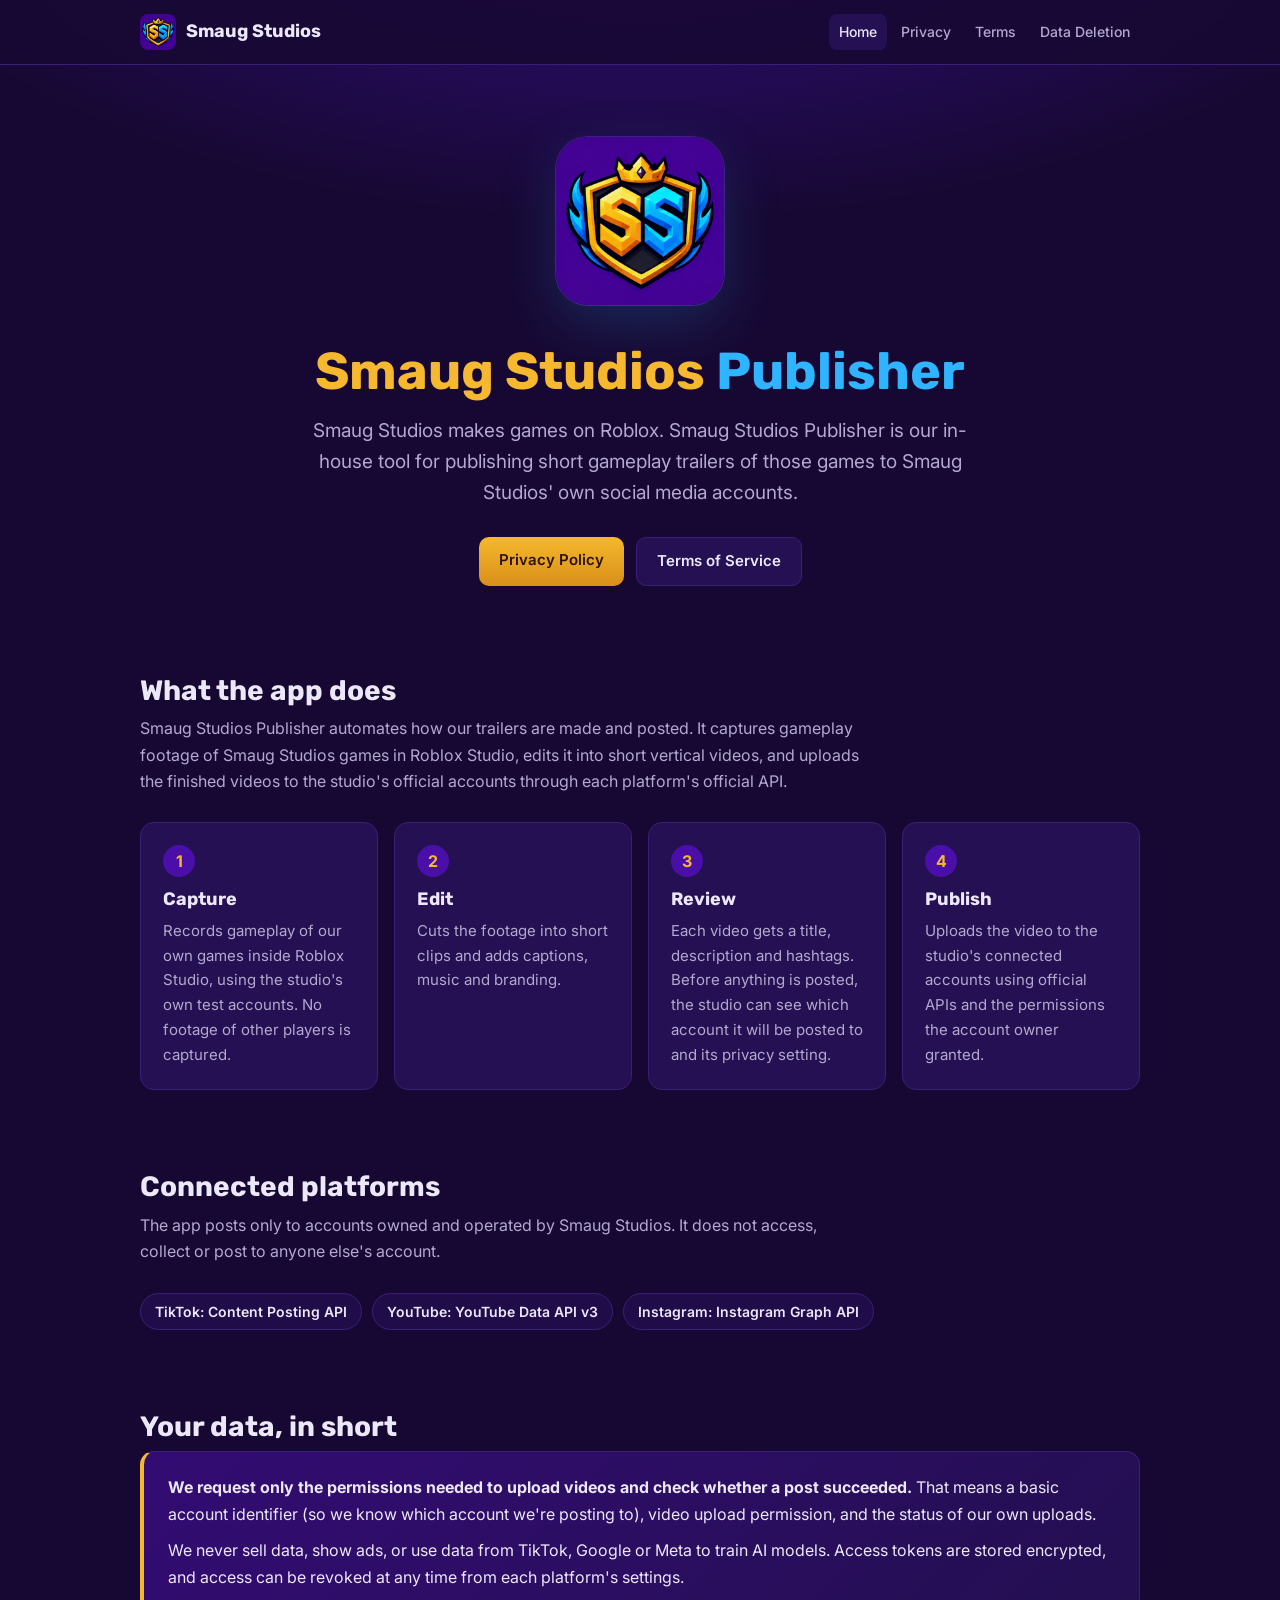
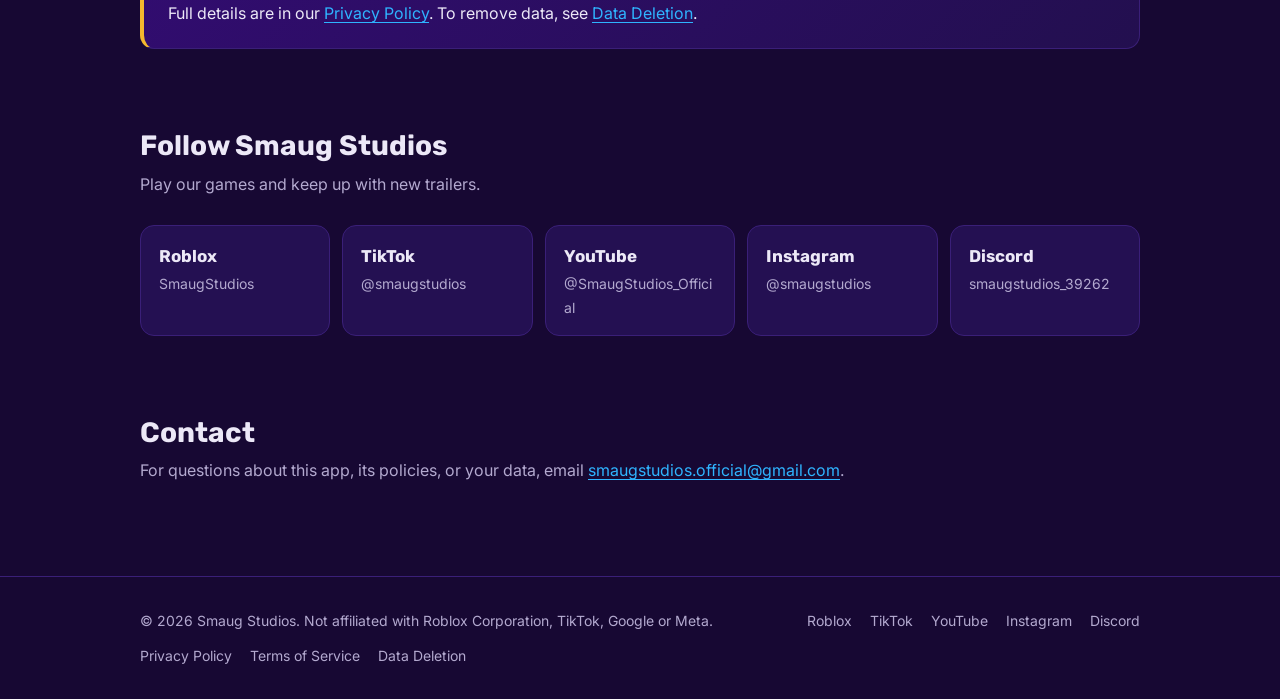
<file: index.html>
<!doctype html>
<html lang="en">
<head>
  <meta charset="utf-8">
  <meta name="viewport" content="width=device-width, initial-scale=1">
  <title>Smaug Studios Publisher</title>
  <meta name="description" content="Smaug Studios Publisher is the internal tool Smaug Studios uses to publish gameplay trailers of its Roblox games to its own TikTok, YouTube and Instagram accounts.">
  <link rel="icon" type="image/png" href="assets/favicon.png">
  <link rel="apple-touch-icon" href="assets/apple-touch-icon.png">
  <link rel="preconnect" href="https://fonts.googleapis.com">
  <link rel="preconnect" href="https://fonts.gstatic.com" crossorigin>
  <link href="https://fonts.googleapis.com/css2?family=Inter:wght@400;500;600;700&family=Rubik:wght@600;700;800&display=swap" rel="stylesheet">
  <link rel="stylesheet" href="styles.css">
</head>
<body>
  <header class="site-header">
    <div class="wrap">
      <a class="brand" href="index.html"><img src="assets/logo.png" alt="">Smaug Studios</a>
      <nav class="nav" aria-label="Main">
        <a href="index.html" aria-current="page">Home</a>
        <a href="privacy.html">Privacy</a>
        <a href="terms.html">Terms</a>
        <a href="data-deletion.html">Data Deletion</a>
      </nav>
    </div>
  </header>

  <main>
    <div class="hero">
      <div class="wrap">
        <img class="hero-logo" src="assets/logo.png" alt="Smaug Studios logo">
        <h1><span class="gold">Smaug Studios</span> <span class="blue">Publisher</span></h1>
        <p class="lead">Smaug Studios makes games on Roblox. Smaug Studios Publisher is our in-house tool for publishing short gameplay trailers of those games to Smaug Studios' own social media accounts.</p>
        <div class="actions">
          <a class="btn btn-gold" href="privacy.html">Privacy Policy</a>
          <a class="btn btn-ghost" href="terms.html">Terms of Service</a>
        </div>
      </div>
    </div>

    <section id="about">
      <div class="wrap">
        <h2>What the app does</h2>
        <p class="section-sub">Smaug Studios Publisher automates how our trailers are made and posted. It captures gameplay footage of Smaug Studios games in Roblox Studio, edits it into short vertical videos, and uploads the finished videos to the studio's official accounts through each platform's official API.</p>
        <div class="grid">
          <div class="card">
            <div class="step-num">1</div>
            <h3>Capture</h3>
            <p>Records gameplay of our own games inside Roblox Studio, using the studio's own test accounts. No footage of other players is captured.</p>
          </div>
          <div class="card">
            <div class="step-num">2</div>
            <h3>Edit</h3>
            <p>Cuts the footage into short clips and adds captions, music and branding.</p>
          </div>
          <div class="card">
            <div class="step-num">3</div>
            <h3>Review</h3>
            <p>Each video gets a title, description and hashtags. Before anything is posted, the studio can see which account it will be posted to and its privacy setting.</p>
          </div>
          <div class="card">
            <div class="step-num">4</div>
            <h3>Publish</h3>
            <p>Uploads the video to the studio's connected accounts using official APIs and the permissions the account owner granted.</p>
          </div>
        </div>
      </div>
    </section>

    <section id="platforms">
      <div class="wrap">
        <h2>Connected platforms</h2>
        <p class="section-sub">The app posts only to accounts owned and operated by Smaug Studios. It does not access, collect or post to anyone else's account.</p>
        <div class="platforms">
          <span class="pill">TikTok: Content Posting API</span>
          <span class="pill">YouTube: YouTube Data API v3</span>
          <span class="pill">Instagram: Instagram Graph API</span>
        </div>
      </div>
    </section>

    <section id="data">
      <div class="wrap">
        <h2>Your data, in short</h2>
        <div class="callout">
          <p><strong>We request only the permissions needed to upload videos and check whether a post succeeded.</strong> That means a basic account identifier (so we know which account we're posting to), video upload permission, and the status of our own uploads.</p>
          <p>We never sell data, show ads, or use data from TikTok, Google or Meta to train AI models. Access tokens are stored encrypted, and access can be revoked at any time from each platform's settings.</p>
          <p>Full details are in our <a href="privacy.html">Privacy Policy</a>. To remove data, see <a href="data-deletion.html">Data Deletion</a>.</p>
        </div>
      </div>
    </section>

    <section id="follow">
      <div class="wrap">
        <h2>Follow Smaug Studios</h2>
        <p class="section-sub">Play our games and keep up with new trailers.</p>
        <div class="socials">
          <a class="social" href="roblox/"><span class="social-name">Roblox</span><span class="social-handle">SmaugStudios</span></a>
          <a class="social" href="tiktok/"><span class="social-name">TikTok</span><span class="social-handle">@smaugstudios</span></a>
          <a class="social" href="youtube/"><span class="social-name">YouTube</span><span class="social-handle">@SmaugStudios_Official</span></a>
          <a class="social" href="instagram/"><span class="social-name">Instagram</span><span class="social-handle">@smaugstudios</span></a>
          <a class="social" href="discord/"><span class="social-name">Discord</span><span class="social-handle">smaugstudios_39262</span></a>
        </div>
      </div>
    </section>

    <section id="contact">
      <div class="wrap">
        <h2>Contact</h2>
        <p class="section-sub">For questions about this app, its policies, or your data, email <a href="mailto:smaugstudios.official@gmail.com">smaugstudios.official@gmail.com</a>.</p>
      </div>
    </section>
  </main>

  <footer class="site-footer">
    <div class="wrap">
      <span>&copy; 2026 Smaug Studios. Not affiliated with Roblox Corporation, TikTok, Google or Meta.</span>
      <nav class="footer-social" aria-label="Social"><a href="/roblox/">Roblox</a><a href="/tiktok/">TikTok</a><a href="/youtube/">YouTube</a><a href="/instagram/">Instagram</a><a href="/discord/">Discord</a></nav>
      <nav aria-label="Legal">
        <a href="privacy.html">Privacy Policy</a>
        <a href="terms.html">Terms of Service</a>
        <a href="data-deletion.html">Data Deletion</a>
      </nav>
    </div>
  </footer>
</body>
</html>
</file>
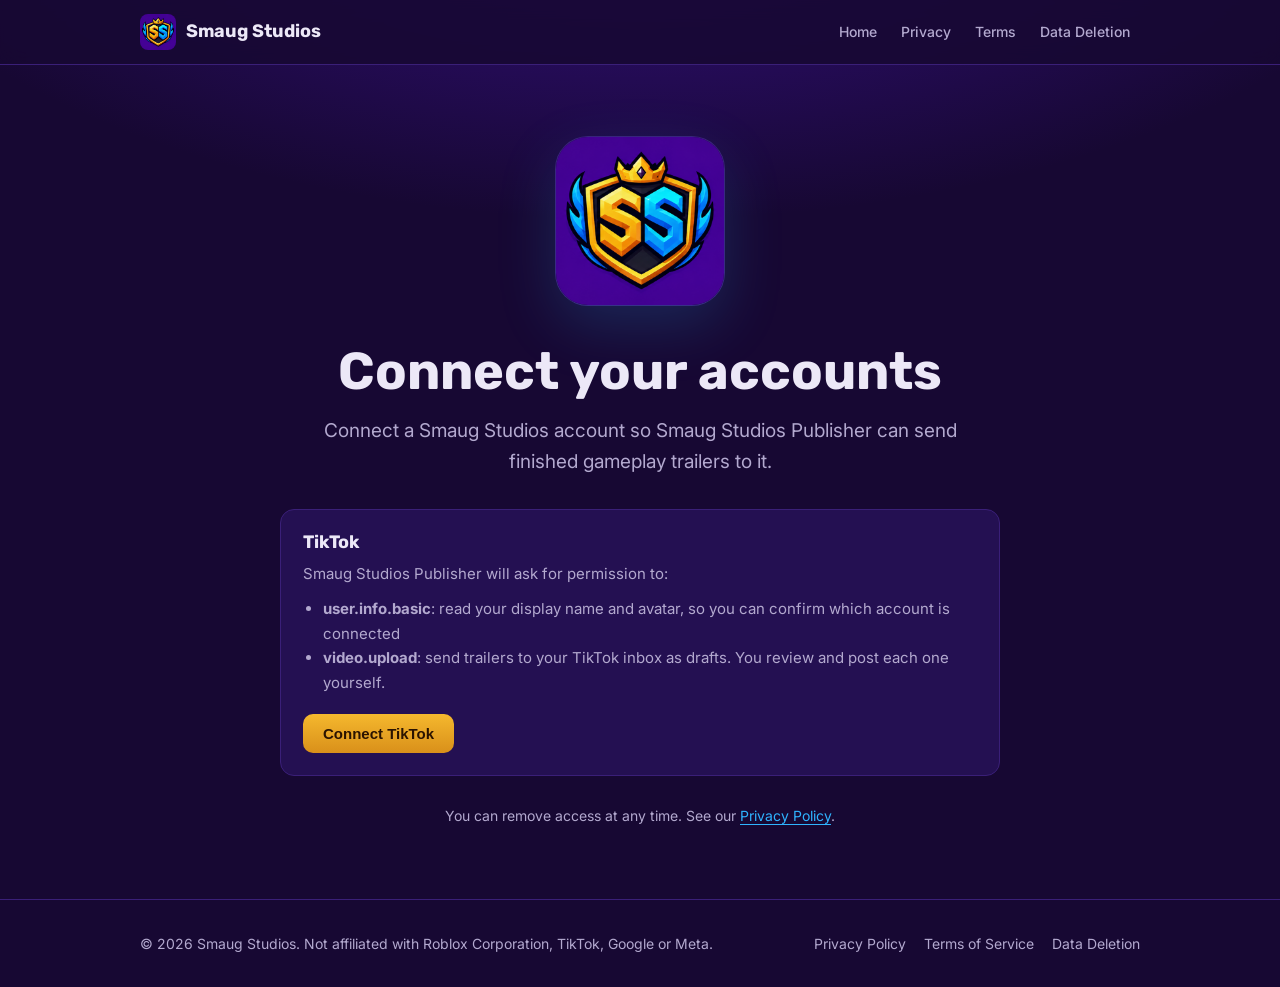
<file: connect/index.html>
<!doctype html>
<html lang="en">
<head>
  <meta charset="utf-8">
  <meta name="viewport" content="width=device-width, initial-scale=1">
  <meta name="robots" content="noindex">
  <title>Connect Accounts – Smaug Studios</title>
  <link rel="icon" type="image/png" href="/assets/favicon.png">
  <link rel="preconnect" href="https://fonts.googleapis.com">
  <link rel="preconnect" href="https://fonts.gstatic.com" crossorigin>
  <link href="https://fonts.googleapis.com/css2?family=Inter:wght@400;500;600;700&family=Rubik:wght@600;700;800&display=swap" rel="stylesheet">
  <link rel="stylesheet" href="/styles.css">
</head>
<body>
  <header class="site-header">
    <div class="wrap">
      <a class="brand" href="/"><img src="/assets/logo.png" alt="">Smaug Studios</a>
      <nav class="nav" aria-label="Main">
        <a href="/">Home</a>
        <a href="/privacy.html">Privacy</a>
        <a href="/terms.html">Terms</a>
        <a href="/data-deletion.html">Data Deletion</a>
      </nav>
    </div>
  </header>

  <main class="hero">
    <div class="wrap">
      <img class="hero-logo" src="/assets/logo.png" alt="Smaug Studios logo">
      <h1>Connect your accounts</h1>
      <p class="lead">Connect a Smaug Studios account so Smaug Studios Publisher can send finished gameplay trailers to it.</p>

      <div class="grid" style="max-width:720px;margin:32px auto 0;text-align:left">
        <div class="card">
          <h3>TikTok</h3>
          <p>Smaug Studios Publisher will ask for permission to:</p>
          <ul style="color:var(--muted);font-size:15px;padding-left:20px;margin:10px 0 18px">
            <li><strong>user.info.basic</strong>: read your display name and avatar, so you can confirm which account is connected</li>
            <li><strong>video.upload</strong>: send trailers to your TikTok inbox as drafts. You review and post each one yourself.</li>
          </ul>
          <button class="btn btn-gold" id="tiktok" type="button" style="border:0;cursor:pointer">Connect TikTok</button>
          <p id="tiktok-note" style="margin-top:12px;font-size:14px" hidden></p>
        </div>
      </div>

      <p class="lead" style="font-size:14px;margin-top:28px">You can remove access at any time. See our <a href="/privacy.html#revoke">Privacy Policy</a>.</p>
    </div>
  </main>

  <footer class="site-footer">
    <div class="wrap">
      <span>&copy; 2026 Smaug Studios. Not affiliated with Roblox Corporation, TikTok, Google or Meta.</span>
      <nav aria-label="Legal">
        <a href="/privacy.html">Privacy Policy</a>
        <a href="/terms.html">Terms of Service</a>
        <a href="/data-deletion.html">Data Deletion</a>
      </nav>
    </div>
  </footer>

  <script src="config.js"></script>
  <script>
    (function () {
      var key = window.TIKTOK_CLIENT_KEY;
      var btn = document.getElementById('tiktok');
      var note = document.getElementById('tiktok-note');
      if (!key || key === 'PASTE_CLIENT_KEY_HERE') {
        btn.disabled = true; btn.style.opacity = '0.5'; btn.style.cursor = 'not-allowed';
        note.textContent = 'TikTok connection is not set up yet: add the client key to /connect/config.js.';
        note.hidden = false;
        return;
      }
      btn.addEventListener('click', function () {
        var a = new Uint8Array(16); crypto.getRandomValues(a);
        var state = Array.prototype.map.call(a, function (b) { return ('0' + b.toString(16)).slice(-2); }).join('');
        try { sessionStorage.setItem('tiktok_oauth_state', state); } catch (e) {}
        var p = new URLSearchParams({
          client_key: key,
          scope: 'user.info.basic,video.upload',
          response_type: 'code',
          redirect_uri: 'https://smaugstudios.com/auth/tiktok/callback/',
          state: state
        });
        location.href = 'https://www.tiktok.com/v2/auth/authorize/?' + p.toString();
      });
    })();
  </script>
</body>
</html>
</file>
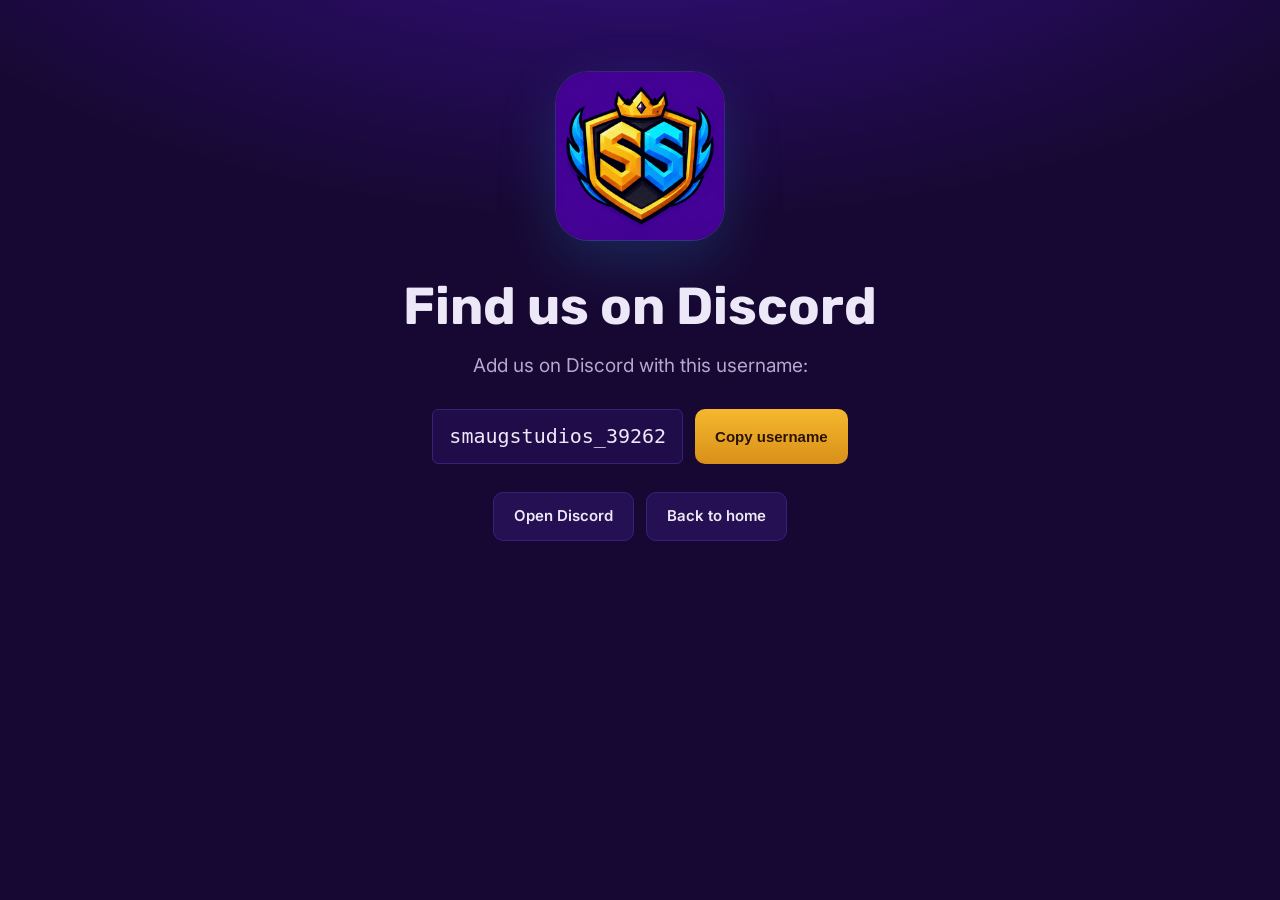
<file: discord/index.html>
<!doctype html>
<html lang="en">
<head>
  <meta charset="utf-8">
  <meta name="viewport" content="width=device-width, initial-scale=1">
  <title>Smaug Studios on Discord</title>
  <link rel="icon" type="image/png" href="../assets/favicon.png">
  <link rel="preconnect" href="https://fonts.googleapis.com">
  <link rel="preconnect" href="https://fonts.gstatic.com" crossorigin>
  <link href="https://fonts.googleapis.com/css2?family=Inter:wght@400;500;600;700&family=Rubik:wght@600;700;800&display=swap" rel="stylesheet">
  <link rel="stylesheet" href="../styles.css">
</head>
<body>
  <main class="hero"><div class="wrap">
    <img class="hero-logo" src="../assets/logo.png" alt="Smaug Studios logo">
    <h1>Find us on Discord</h1>
    <p class="lead">Add us on Discord with this username:</p>
    <div class="actions">
      <code id="handle" style="font-size:20px;padding:10px 16px">smaugstudios_39262</code>
      <button class="btn btn-gold" id="copy" type="button" style="border:0;cursor:pointer">Copy username</button>
    </div>
    <div class="actions"><a class="btn btn-ghost" href="https://discord.com/app" rel="noopener">Open Discord</a><a class="btn btn-ghost" href="../">Back to home</a></div>
  </div></main>
  <script>
    document.getElementById('copy').addEventListener('click', function () {
      var b = this;
      navigator.clipboard.writeText('smaugstudios_39262').then(function () {
        b.textContent = 'Copied!';
        setTimeout(function () { b.textContent = 'Copy username'; }, 1500);
      }, function () { b.textContent = 'Copy failed: select the text'; });
    });
  </script>
</body>
</html>
</file>
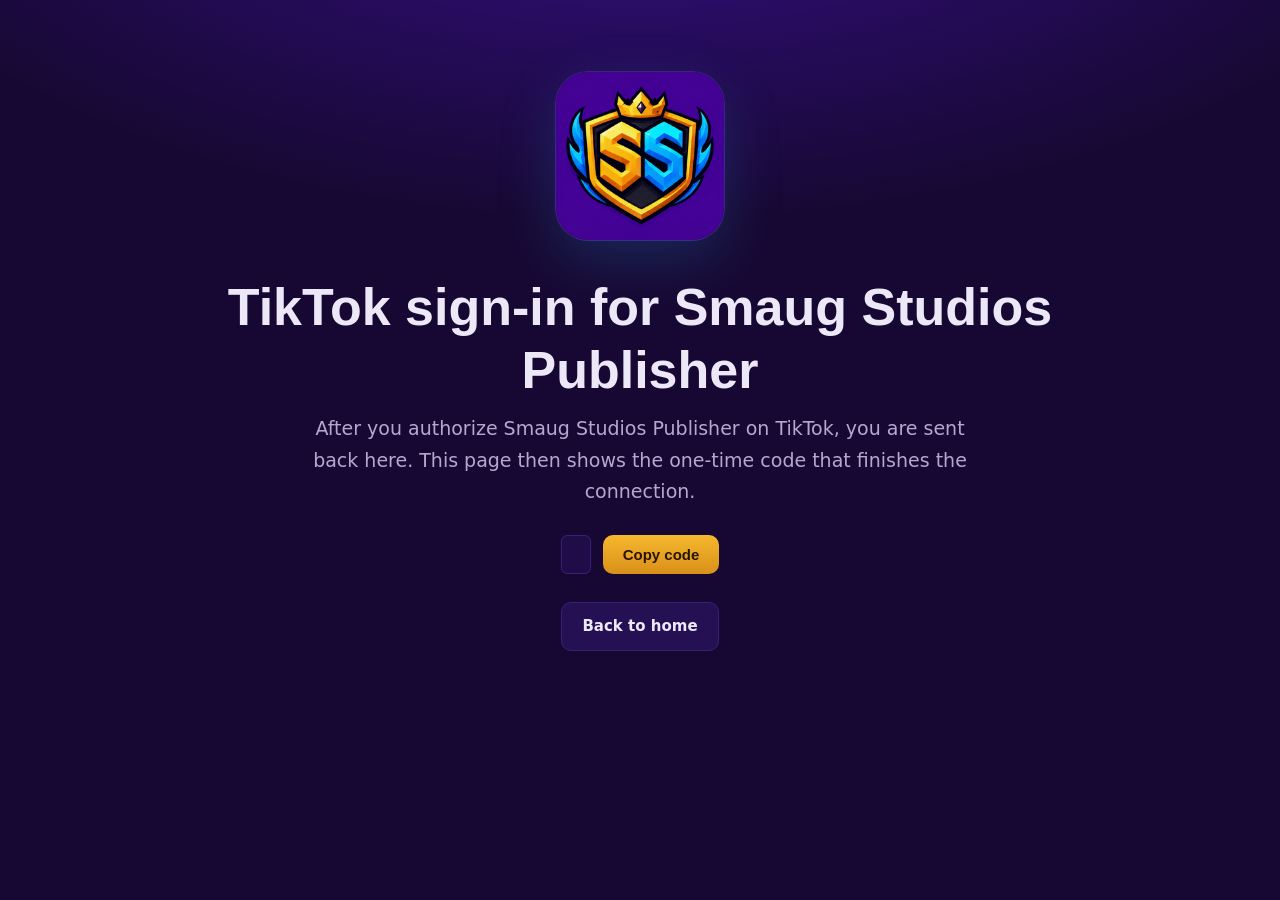
<file: auth/tiktok/callback/index.html>
<!doctype html>
<html lang="en">
<head>
  <meta charset="utf-8">
  <meta name="viewport" content="width=device-width, initial-scale=1">
  <meta name="referrer" content="no-referrer">
  <meta name="robots" content="noindex, nofollow">
  <title>TikTok Connection – Smaug Studios</title>
  <link rel="icon" type="image/png" href="/assets/favicon.png">
  <link rel="stylesheet" href="/styles.css">
</head>
<body>
  <main class="hero">
    <div class="wrap">
      <img class="hero-logo" src="/assets/logo.png" alt="Smaug Studios logo">
      <h1 id="title">Connecting TikTok&hellip;</h1>
      <p class="lead" id="msg"></p>
      <div class="actions" id="code-row" hidden>
        <code id="code" style="font-size:15px;padding:10px 14px;max-width:100%;overflow-wrap:anywhere"></code>
        <button class="btn btn-gold" id="copy" type="button" style="border:0;cursor:pointer">Copy code</button>
      </div>
      <p class="lead" id="state" style="font-size:14px" hidden></p>
      <div class="actions"><a class="btn btn-ghost" href="/">Back to home</a></div>
    </div>
  </main>
  <script>
    (function () {
      var q = new URLSearchParams(location.search);
      var code = q.get('code'), state = q.get('state');
      var err = q.get('error'), errDesc = q.get('error_description');
      var $ = function (id) { return document.getElementById(id); };

      // Remove the code from the address bar and browser history.
      if (location.search) history.replaceState(null, '', location.pathname);

      if (err) {
        $('title').textContent = 'TikTok connection failed';
        $('msg').textContent = errDesc || err;
      } else if (code && (function () {
        var saved = null;
        try { saved = sessionStorage.getItem('tiktok_oauth_state'); sessionStorage.removeItem('tiktok_oauth_state'); } catch (e) {}
        if (saved && saved !== state) {
          $('title').textContent = 'TikTok connection blocked';
          $('msg').textContent = 'This sign-in did not come from our Connect page, so the code was not shown. Start again from smaugstudios.com/connect.';
          return false;
        }
        return true;
      })()) {
        $('title').textContent = 'TikTok connected';
        $('msg').textContent = 'Paste this one-time code into Smaug Studios Publisher. It expires in a few minutes and works only once.';
        $('code').textContent = code;
        $('code-row').hidden = false;
        if (state) { $('state').textContent = 'State: ' + state; $('state').hidden = false; }
        $('copy').addEventListener('click', function () {
          var b = this;
          navigator.clipboard.writeText(code).then(function () {
            b.textContent = 'Copied!';
            setTimeout(function () { b.textContent = 'Copy code'; }, 1500);
          }, function () { b.textContent = 'Copy failed: select the text'; });
        });
      } else if (!code) {
        $('title').textContent = 'TikTok sign-in for Smaug Studios Publisher';
        $('msg').textContent = 'After you authorize Smaug Studios Publisher on TikTok, you are sent back here. This page then shows the one-time code that finishes the connection.';
      }
    })();
  </script>
</body>
</html>
</file>
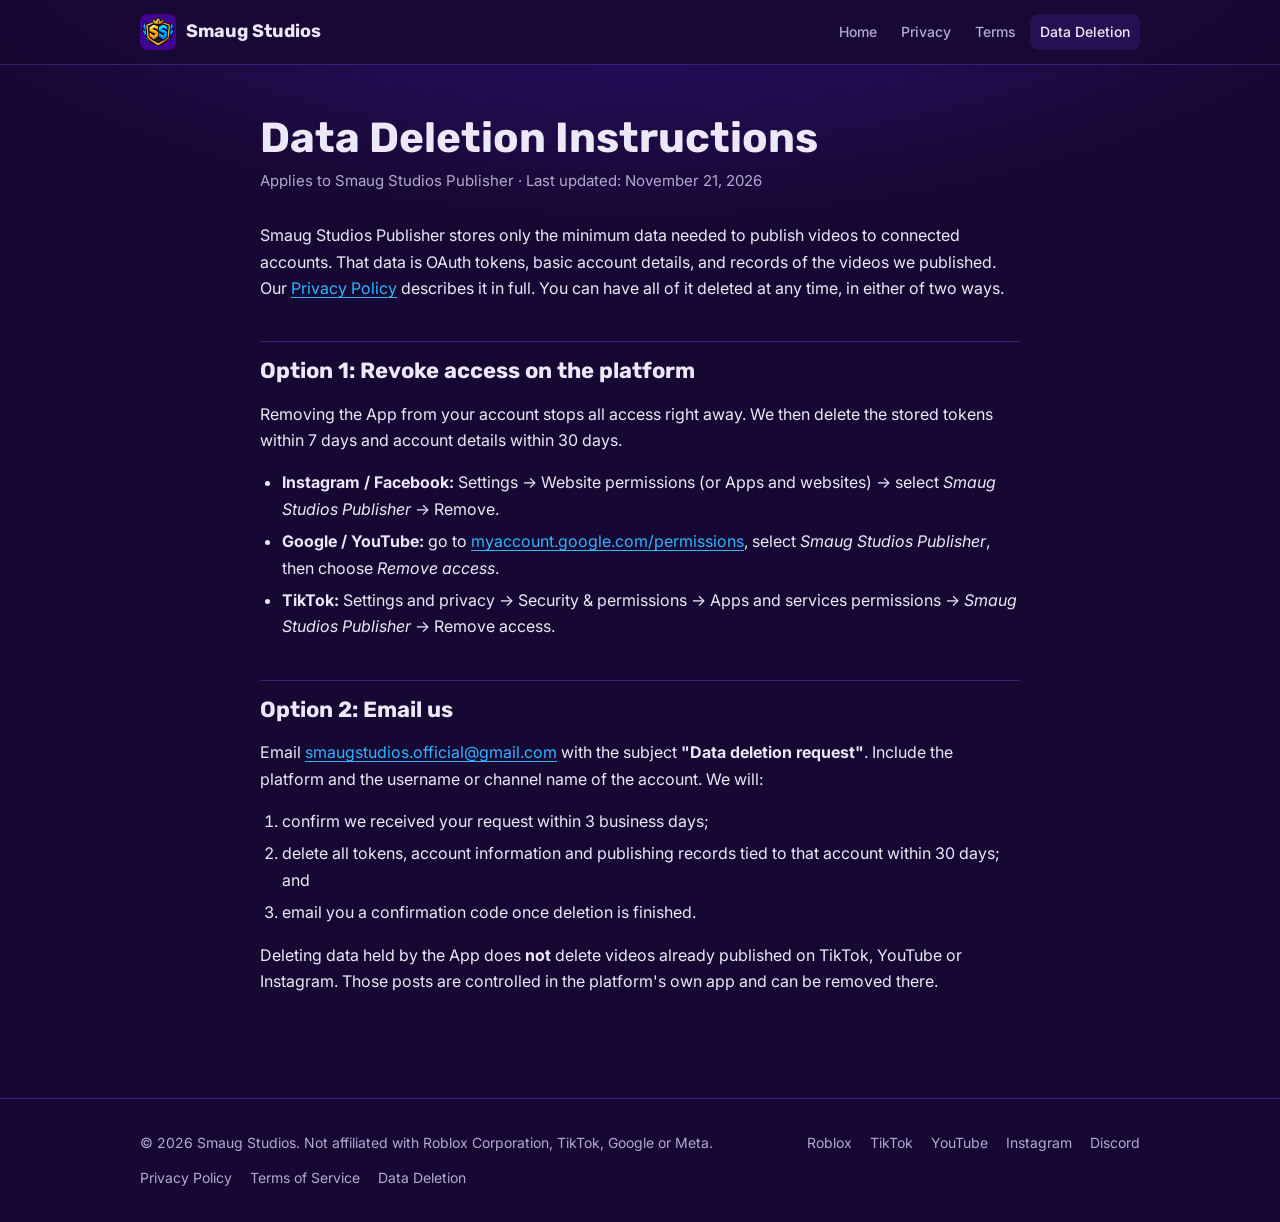
<file: data-deletion.html>
<!doctype html>
<html lang="en">
<head>
  <meta charset="utf-8">
  <meta name="viewport" content="width=device-width, initial-scale=1">
  <title>Data Deletion – Smaug Studios</title>
  <meta name="description" content="How to delete data held by Smaug Studios Publisher.">
  <link rel="icon" type="image/png" href="assets/favicon.png">
  <link rel="apple-touch-icon" href="assets/apple-touch-icon.png">
  <link rel="preconnect" href="https://fonts.googleapis.com">
  <link rel="preconnect" href="https://fonts.gstatic.com" crossorigin>
  <link href="https://fonts.googleapis.com/css2?family=Inter:wght@400;500;600;700&family=Rubik:wght@600;700;800&display=swap" rel="stylesheet">
  <link rel="stylesheet" href="styles.css">
</head>
<body>
  <header class="site-header">
    <div class="wrap">
      <a class="brand" href="index.html"><img src="assets/logo.png" alt="">Smaug Studios</a>
      <nav class="nav" aria-label="Main">
        <a href="index.html">Home</a>
        <a href="privacy.html">Privacy</a>
        <a href="terms.html">Terms</a>
        <a href="data-deletion.html" aria-current="page">Data Deletion</a>
      </nav>
    </div>
  </header>

  <main class="doc">
    <div class="wrap">
      <h1>Data Deletion Instructions</h1>
      <p class="meta">Applies to Smaug Studios Publisher &middot; Last updated: November 21, 2026</p>

      <p>Smaug Studios Publisher stores only the minimum data needed to publish videos to connected accounts. That data is OAuth tokens, basic account details, and records of the videos we published. Our <a href="privacy.html">Privacy Policy</a> describes it in full. You can have all of it deleted at any time, in either of two ways.</p>

      <h2>Option 1: Revoke access on the platform</h2>
      <p>Removing the App from your account stops all access right away. We then delete the stored tokens within 7 days and account details within 30 days.</p>
      <ul>
        <li><strong>Instagram / Facebook:</strong> Settings &rarr; Website permissions (or Apps and websites) &rarr; select <em>Smaug Studios Publisher</em> &rarr; Remove.</li>
        <li><strong>Google / YouTube:</strong> go to <a href="https://myaccount.google.com/permissions" rel="noopener">myaccount.google.com/permissions</a>, select <em>Smaug Studios Publisher</em>, then choose <em>Remove access</em>.</li>
        <li><strong>TikTok:</strong> Settings and privacy &rarr; Security &amp; permissions &rarr; Apps and services permissions &rarr; <em>Smaug Studios Publisher</em> &rarr; Remove access.</li>
      </ul>

      <h2>Option 2: Email us</h2>
      <p>Email <a href="mailto:smaugstudios.official@gmail.com?subject=Data%20deletion%20request">smaugstudios.official@gmail.com</a> with the subject <strong>"Data deletion request"</strong>. Include the platform and the username or channel name of the account. We will:</p>
      <ol>
        <li>confirm we received your request within 3 business days;</li>
        <li>delete all tokens, account information and publishing records tied to that account within 30 days; and</li>
        <li>email you a confirmation code once deletion is finished.</li>
      </ol>
      <p>Deleting data held by the App does <strong>not</strong> delete videos already published on TikTok, YouTube or Instagram. Those posts are controlled in the platform's own app and can be removed there.</p>
    </div>
  </main>

  <footer class="site-footer">
    <div class="wrap">
      <span>&copy; 2026 Smaug Studios. Not affiliated with Roblox Corporation, TikTok, Google or Meta.</span>
      <nav class="footer-social" aria-label="Social"><a href="/roblox/">Roblox</a><a href="/tiktok/">TikTok</a><a href="/youtube/">YouTube</a><a href="/instagram/">Instagram</a><a href="/discord/">Discord</a></nav>
      <nav aria-label="Legal">
        <a href="privacy.html">Privacy Policy</a>
        <a href="terms.html">Terms of Service</a>
        <a href="data-deletion.html">Data Deletion</a>
      </nav>
    </div>
  </footer>
</body>
</html>
</file>
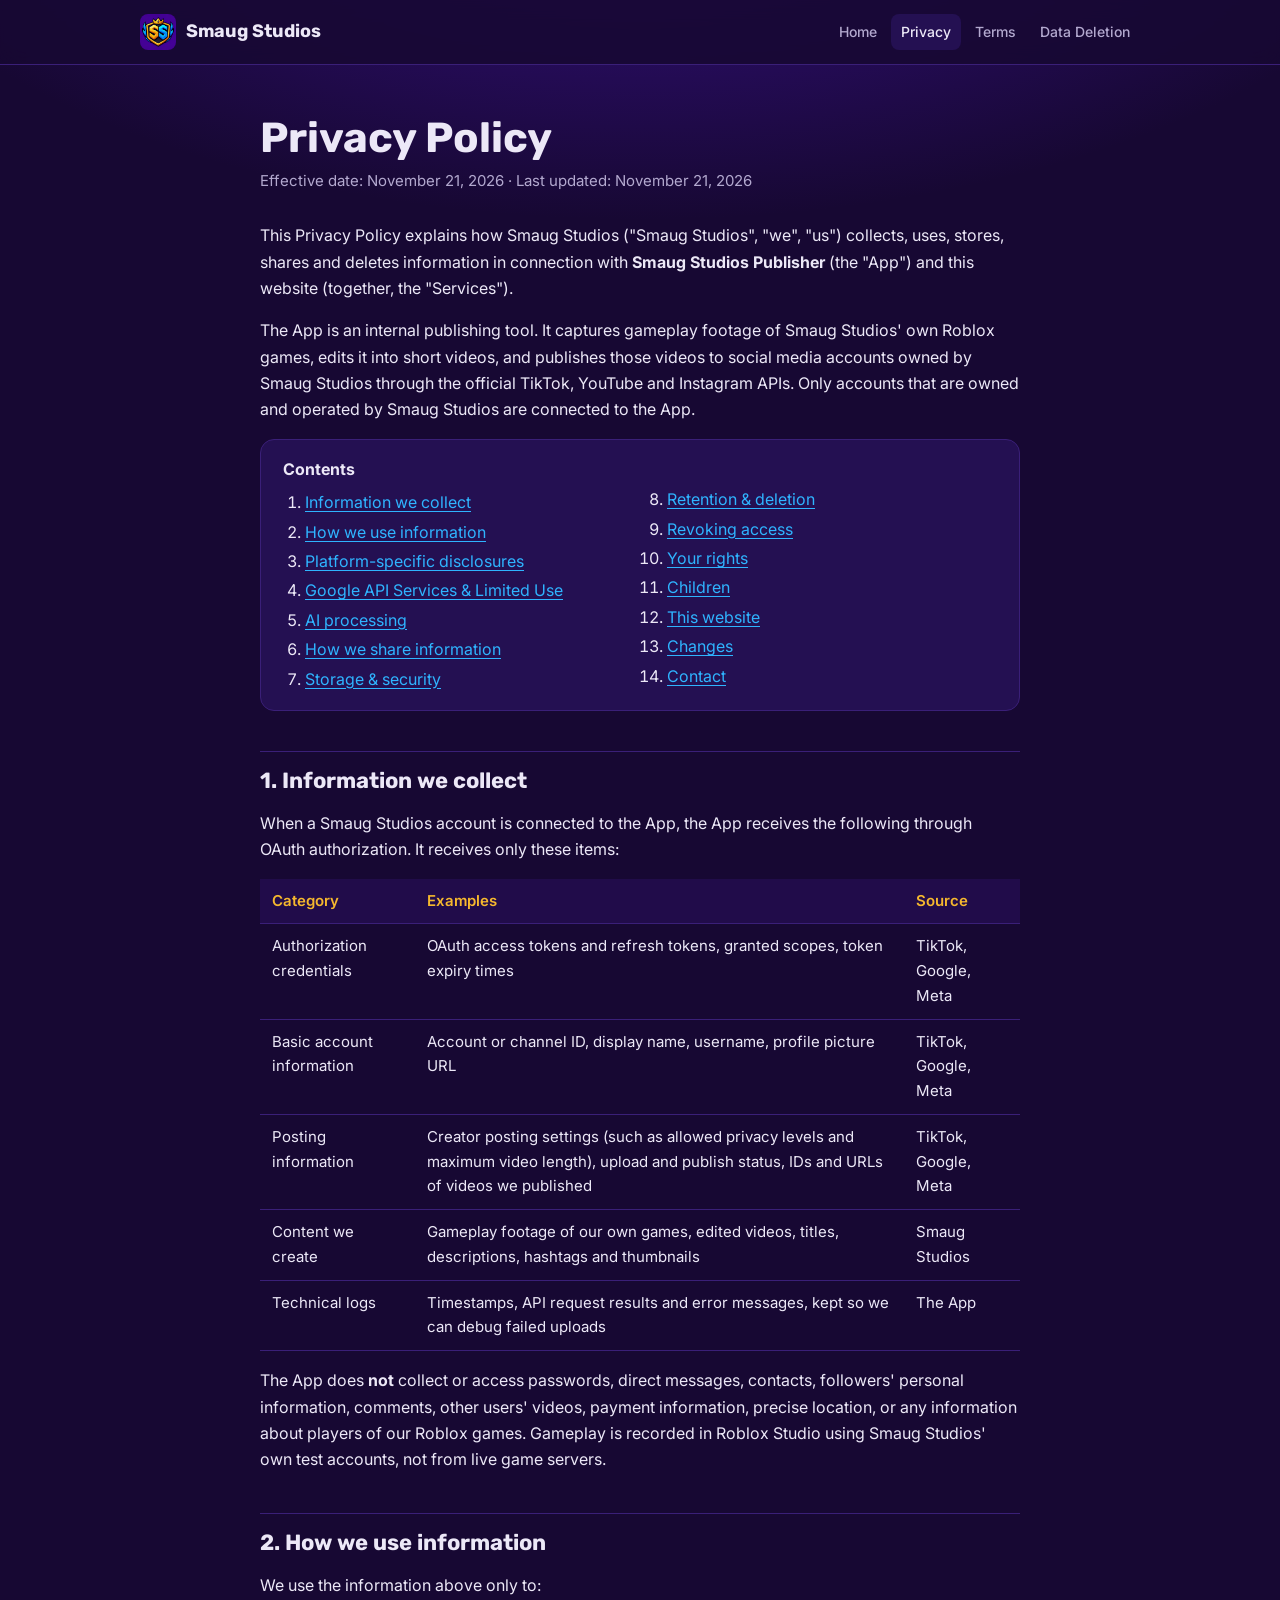
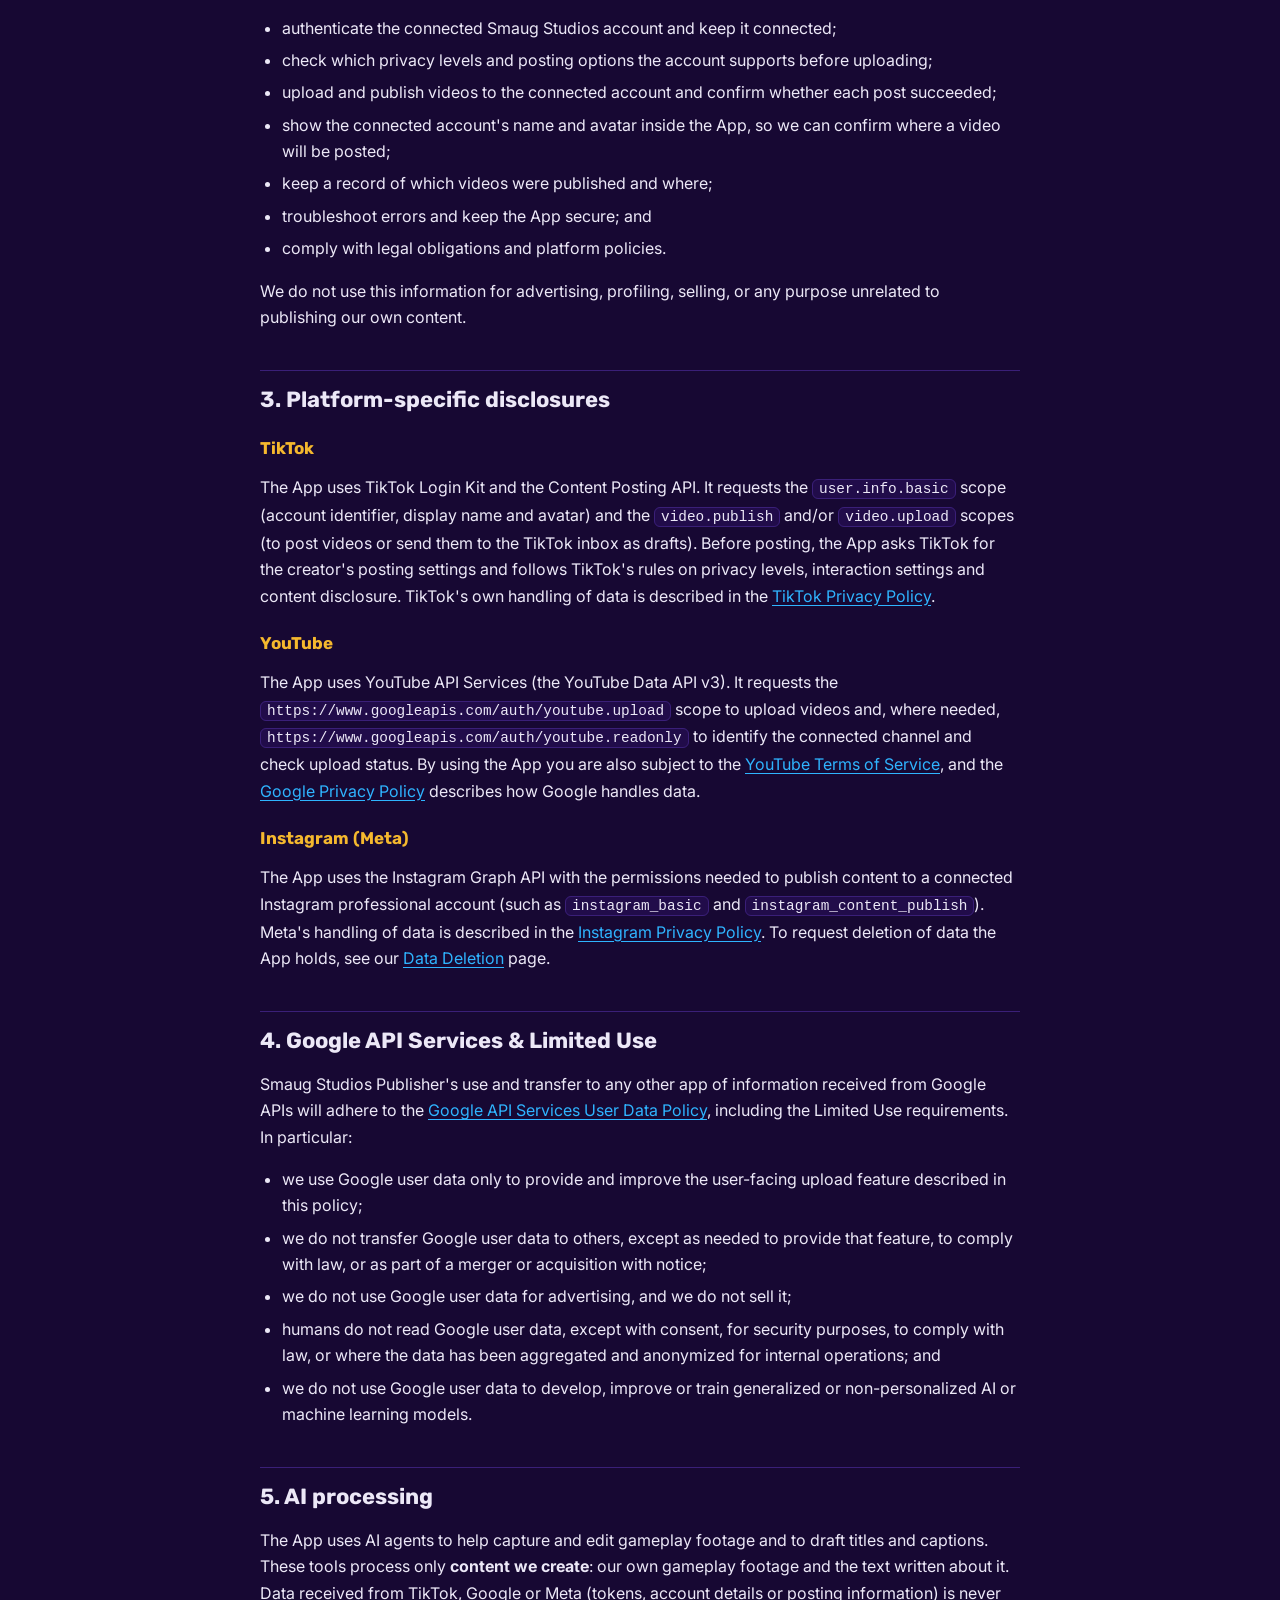
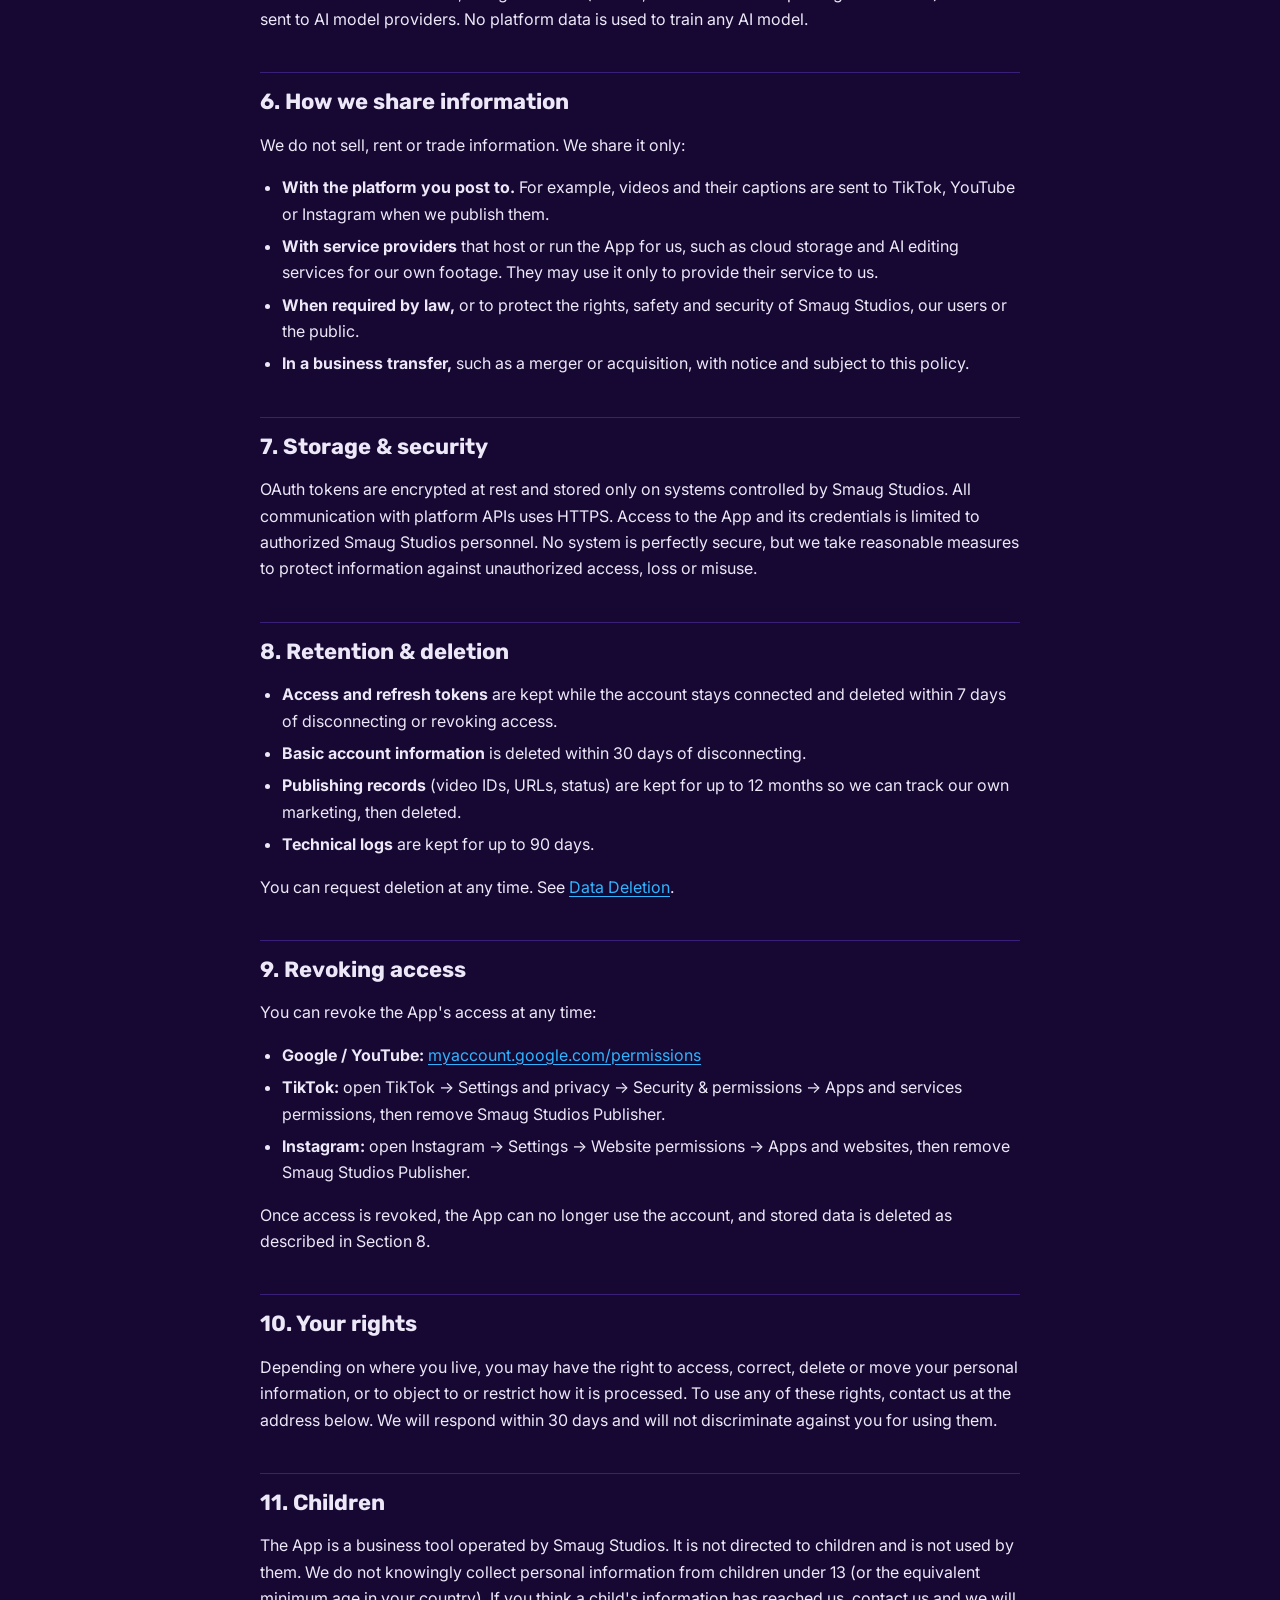
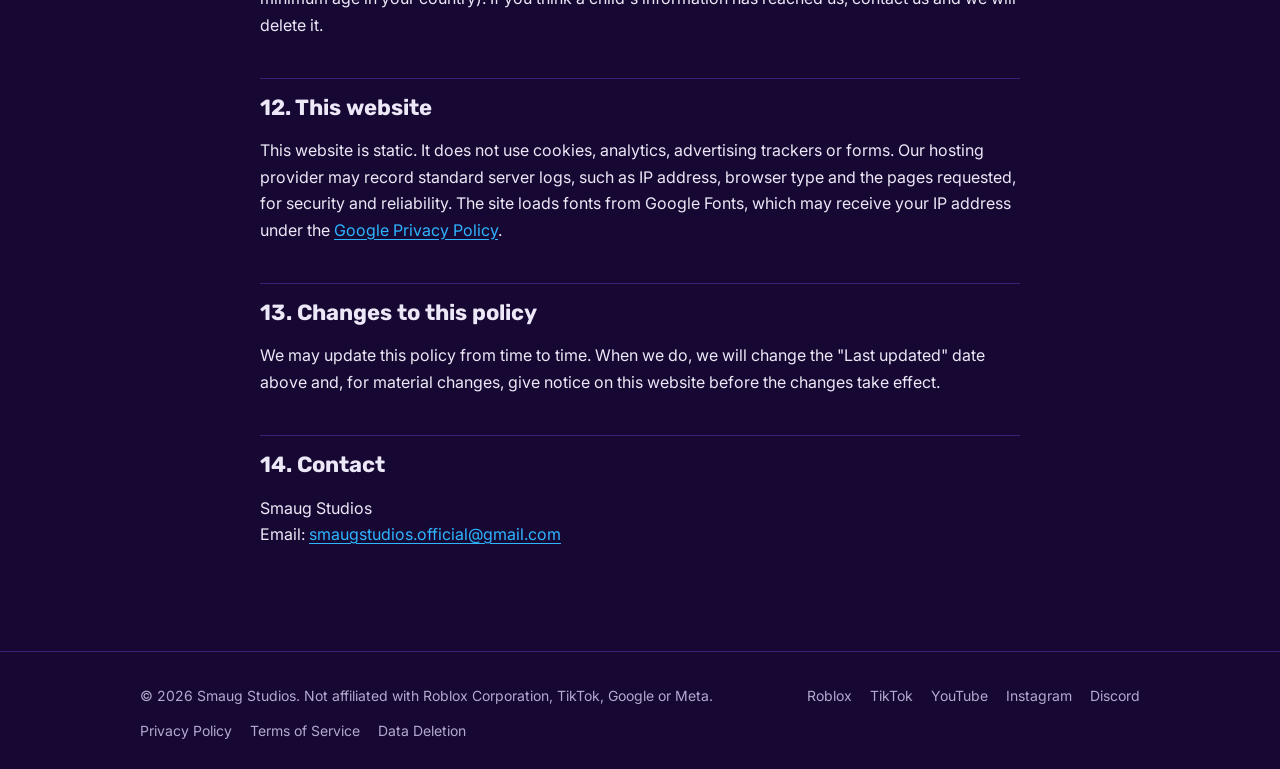
<file: privacy.html>
<!doctype html>
<html lang="en">
<head>
  <meta charset="utf-8">
  <meta name="viewport" content="width=device-width, initial-scale=1">
  <title>Privacy Policy – Smaug Studios</title>
  <meta name="description" content="Privacy Policy for Smaug Studios Publisher and the smaugstudios website.">
  <link rel="icon" type="image/png" href="assets/favicon.png">
  <link rel="apple-touch-icon" href="assets/apple-touch-icon.png">
  <link rel="preconnect" href="https://fonts.googleapis.com">
  <link rel="preconnect" href="https://fonts.gstatic.com" crossorigin>
  <link href="https://fonts.googleapis.com/css2?family=Inter:wght@400;500;600;700&family=Rubik:wght@600;700;800&display=swap" rel="stylesheet">
  <link rel="stylesheet" href="styles.css">
</head>
<body>
  <header class="site-header">
    <div class="wrap">
      <a class="brand" href="index.html"><img src="assets/logo.png" alt="">Smaug Studios</a>
      <nav class="nav" aria-label="Main">
        <a href="index.html">Home</a>
        <a href="privacy.html" aria-current="page">Privacy</a>
        <a href="terms.html">Terms</a>
        <a href="data-deletion.html">Data Deletion</a>
      </nav>
    </div>
  </header>

  <main class="doc">
    <div class="wrap">
      <h1>Privacy Policy</h1>
      <p class="meta">Effective date: November 21, 2026 &middot; Last updated: November 21, 2026</p>

      <p>This Privacy Policy explains how Smaug Studios ("Smaug Studios", "we", "us") collects, uses, stores, shares and deletes information in connection with <strong>Smaug Studios Publisher</strong> (the "App") and this website (together, the "Services").</p>
      <p>The App is an internal publishing tool. It captures gameplay footage of Smaug Studios' own Roblox games, edits it into short videos, and publishes those videos to social media accounts owned by Smaug Studios through the official TikTok, YouTube and Instagram APIs. Only accounts that are owned and operated by Smaug Studios are connected to the App.</p>

      <nav class="toc" aria-label="Contents">
        <strong>Contents</strong>
        <ol>
          <li><a href="#collect">Information we collect</a></li>
          <li><a href="#use">How we use information</a></li>
          <li><a href="#platforms">Platform-specific disclosures</a></li>
          <li><a href="#google">Google API Services &amp; Limited Use</a></li>
          <li><a href="#ai">AI processing</a></li>
          <li><a href="#share">How we share information</a></li>
          <li><a href="#storage">Storage &amp; security</a></li>
          <li><a href="#retention">Retention &amp; deletion</a></li>
          <li><a href="#revoke">Revoking access</a></li>
          <li><a href="#rights">Your rights</a></li>
          <li><a href="#children">Children</a></li>
          <li><a href="#website">This website</a></li>
          <li><a href="#changes">Changes</a></li>
          <li><a href="#contact">Contact</a></li>
        </ol>
      </nav>

      <h2 id="collect">1. Information we collect</h2>
      <p>When a Smaug Studios account is connected to the App, the App receives the following through OAuth authorization. It receives only these items:</p>
      <div class="table-wrap">
        <table>
          <thead><tr><th>Category</th><th>Examples</th><th>Source</th></tr></thead>
          <tbody>
            <tr><td>Authorization credentials</td><td>OAuth access tokens and refresh tokens, granted scopes, token expiry times</td><td>TikTok, Google, Meta</td></tr>
            <tr><td>Basic account information</td><td>Account or channel ID, display name, username, profile picture URL</td><td>TikTok, Google, Meta</td></tr>
            <tr><td>Posting information</td><td>Creator posting settings (such as allowed privacy levels and maximum video length), upload and publish status, IDs and URLs of videos we published</td><td>TikTok, Google, Meta</td></tr>
            <tr><td>Content we create</td><td>Gameplay footage of our own games, edited videos, titles, descriptions, hashtags and thumbnails</td><td>Smaug Studios</td></tr>
            <tr><td>Technical logs</td><td>Timestamps, API request results and error messages, kept so we can debug failed uploads</td><td>The App</td></tr>
          </tbody>
        </table>
      </div>
      <p>The App does <strong>not</strong> collect or access passwords, direct messages, contacts, followers' personal information, comments, other users' videos, payment information, precise location, or any information about players of our Roblox games. Gameplay is recorded in Roblox Studio using Smaug Studios' own test accounts, not from live game servers.</p>

      <h2 id="use">2. How we use information</h2>
      <p>We use the information above only to:</p>
      <ul>
        <li>authenticate the connected Smaug Studios account and keep it connected;</li>
        <li>check which privacy levels and posting options the account supports before uploading;</li>
        <li>upload and publish videos to the connected account and confirm whether each post succeeded;</li>
        <li>show the connected account's name and avatar inside the App, so we can confirm where a video will be posted;</li>
        <li>keep a record of which videos were published and where;</li>
        <li>troubleshoot errors and keep the App secure; and</li>
        <li>comply with legal obligations and platform policies.</li>
      </ul>
      <p>We do not use this information for advertising, profiling, selling, or any purpose unrelated to publishing our own content.</p>

      <h2 id="platforms">3. Platform-specific disclosures</h2>
      <h3>TikTok</h3>
      <p>The App uses TikTok Login Kit and the Content Posting API. It requests the <code>user.info.basic</code> scope (account identifier, display name and avatar) and the <code>video.publish</code> and/or <code>video.upload</code> scopes (to post videos or send them to the TikTok inbox as drafts). Before posting, the App asks TikTok for the creator's posting settings and follows TikTok's rules on privacy levels, interaction settings and content disclosure. TikTok's own handling of data is described in the <a href="https://www.tiktok.com/legal/privacy-policy" rel="noopener">TikTok Privacy Policy</a>.</p>
      <h3>YouTube</h3>
      <p>The App uses YouTube API Services (the YouTube Data API v3). It requests the <code>https://www.googleapis.com/auth/youtube.upload</code> scope to upload videos and, where needed, <code>https://www.googleapis.com/auth/youtube.readonly</code> to identify the connected channel and check upload status. By using the App you are also subject to the <a href="https://www.youtube.com/t/terms" rel="noopener">YouTube Terms of Service</a>, and the <a href="https://policies.google.com/privacy" rel="noopener">Google Privacy Policy</a> describes how Google handles data.</p>
      <h3>Instagram (Meta)</h3>
      <p>The App uses the Instagram Graph API with the permissions needed to publish content to a connected Instagram professional account (such as <code>instagram_basic</code> and <code>instagram_content_publish</code>). Meta's handling of data is described in the <a href="https://privacycenter.instagram.com/policy" rel="noopener">Instagram Privacy Policy</a>. To request deletion of data the App holds, see our <a href="data-deletion.html">Data Deletion</a> page.</p>

      <h2 id="google">4. Google API Services &amp; Limited Use</h2>
      <p>Smaug Studios Publisher's use and transfer to any other app of information received from Google APIs will adhere to the <a href="https://developers.google.com/terms/api-services-user-data-policy" rel="noopener">Google API Services User Data Policy</a>, including the Limited Use requirements. In particular:</p>
      <ul>
        <li>we use Google user data only to provide and improve the user-facing upload feature described in this policy;</li>
        <li>we do not transfer Google user data to others, except as needed to provide that feature, to comply with law, or as part of a merger or acquisition with notice;</li>
        <li>we do not use Google user data for advertising, and we do not sell it;</li>
        <li>humans do not read Google user data, except with consent, for security purposes, to comply with law, or where the data has been aggregated and anonymized for internal operations; and</li>
        <li>we do not use Google user data to develop, improve or train generalized or non-personalized AI or machine learning models.</li>
      </ul>

      <h2 id="ai">5. AI processing</h2>
      <p>The App uses AI agents to help capture and edit gameplay footage and to draft titles and captions. These tools process only <strong>content we create</strong>: our own gameplay footage and the text written about it. Data received from TikTok, Google or Meta (tokens, account details or posting information) is never sent to AI model providers. No platform data is used to train any AI model.</p>

      <h2 id="share">6. How we share information</h2>
      <p>We do not sell, rent or trade information. We share it only:</p>
      <ul>
        <li><strong>With the platform you post to.</strong> For example, videos and their captions are sent to TikTok, YouTube or Instagram when we publish them.</li>
        <li><strong>With service providers</strong> that host or run the App for us, such as cloud storage and AI editing services for our own footage. They may use it only to provide their service to us.</li>
        <li><strong>When required by law,</strong> or to protect the rights, safety and security of Smaug Studios, our users or the public.</li>
        <li><strong>In a business transfer,</strong> such as a merger or acquisition, with notice and subject to this policy.</li>
      </ul>

      <h2 id="storage">7. Storage &amp; security</h2>
      <p>OAuth tokens are encrypted at rest and stored only on systems controlled by Smaug Studios. All communication with platform APIs uses HTTPS. Access to the App and its credentials is limited to authorized Smaug Studios personnel. No system is perfectly secure, but we take reasonable measures to protect information against unauthorized access, loss or misuse.</p>

      <h2 id="retention">8. Retention &amp; deletion</h2>
      <ul>
        <li><strong>Access and refresh tokens</strong> are kept while the account stays connected and deleted within 7 days of disconnecting or revoking access.</li>
        <li><strong>Basic account information</strong> is deleted within 30 days of disconnecting.</li>
        <li><strong>Publishing records</strong> (video IDs, URLs, status) are kept for up to 12 months so we can track our own marketing, then deleted.</li>
        <li><strong>Technical logs</strong> are kept for up to 90 days.</li>
      </ul>
      <p>You can request deletion at any time. See <a href="data-deletion.html">Data Deletion</a>.</p>

      <h2 id="revoke">9. Revoking access</h2>
      <p>You can revoke the App's access at any time:</p>
      <ul>
        <li><strong>Google / YouTube:</strong> <a href="https://myaccount.google.com/permissions" rel="noopener">myaccount.google.com/permissions</a></li>
        <li><strong>TikTok:</strong> open TikTok &rarr; Settings and privacy &rarr; Security &amp; permissions &rarr; Apps and services permissions, then remove Smaug Studios Publisher.</li>
        <li><strong>Instagram:</strong> open Instagram &rarr; Settings &rarr; Website permissions &rarr; Apps and websites, then remove Smaug Studios Publisher.</li>
      </ul>
      <p>Once access is revoked, the App can no longer use the account, and stored data is deleted as described in Section 8.</p>

      <h2 id="rights">10. Your rights</h2>
      <p>Depending on where you live, you may have the right to access, correct, delete or move your personal information, or to object to or restrict how it is processed. To use any of these rights, contact us at the address below. We will respond within 30 days and will not discriminate against you for using them.</p>

      <h2 id="children">11. Children</h2>
      <p>The App is a business tool operated by Smaug Studios. It is not directed to children and is not used by them. We do not knowingly collect personal information from children under 13 (or the equivalent minimum age in your country). If you think a child's information has reached us, contact us and we will delete it.</p>

      <h2 id="website">12. This website</h2>
      <p>This website is static. It does not use cookies, analytics, advertising trackers or forms. Our hosting provider may record standard server logs, such as IP address, browser type and the pages requested, for security and reliability. The site loads fonts from Google Fonts, which may receive your IP address under the <a href="https://policies.google.com/privacy" rel="noopener">Google Privacy Policy</a>.</p>

      <h2 id="changes">13. Changes to this policy</h2>
      <p>We may update this policy from time to time. When we do, we will change the "Last updated" date above and, for material changes, give notice on this website before the changes take effect.</p>

      <h2 id="contact">14. Contact</h2>
      <p>Smaug Studios<br>Email: <a href="mailto:smaugstudios.official@gmail.com">smaugstudios.official@gmail.com</a></p>
    </div>
  </main>

  <footer class="site-footer">
    <div class="wrap">
      <span>&copy; 2026 Smaug Studios. Not affiliated with Roblox Corporation, TikTok, Google or Meta.</span>
      <nav class="footer-social" aria-label="Social"><a href="/roblox/">Roblox</a><a href="/tiktok/">TikTok</a><a href="/youtube/">YouTube</a><a href="/instagram/">Instagram</a><a href="/discord/">Discord</a></nav>
      <nav aria-label="Legal">
        <a href="privacy.html">Privacy Policy</a>
        <a href="terms.html">Terms of Service</a>
        <a href="data-deletion.html">Data Deletion</a>
      </nav>
    </div>
  </footer>
</body>
</html>
</file>
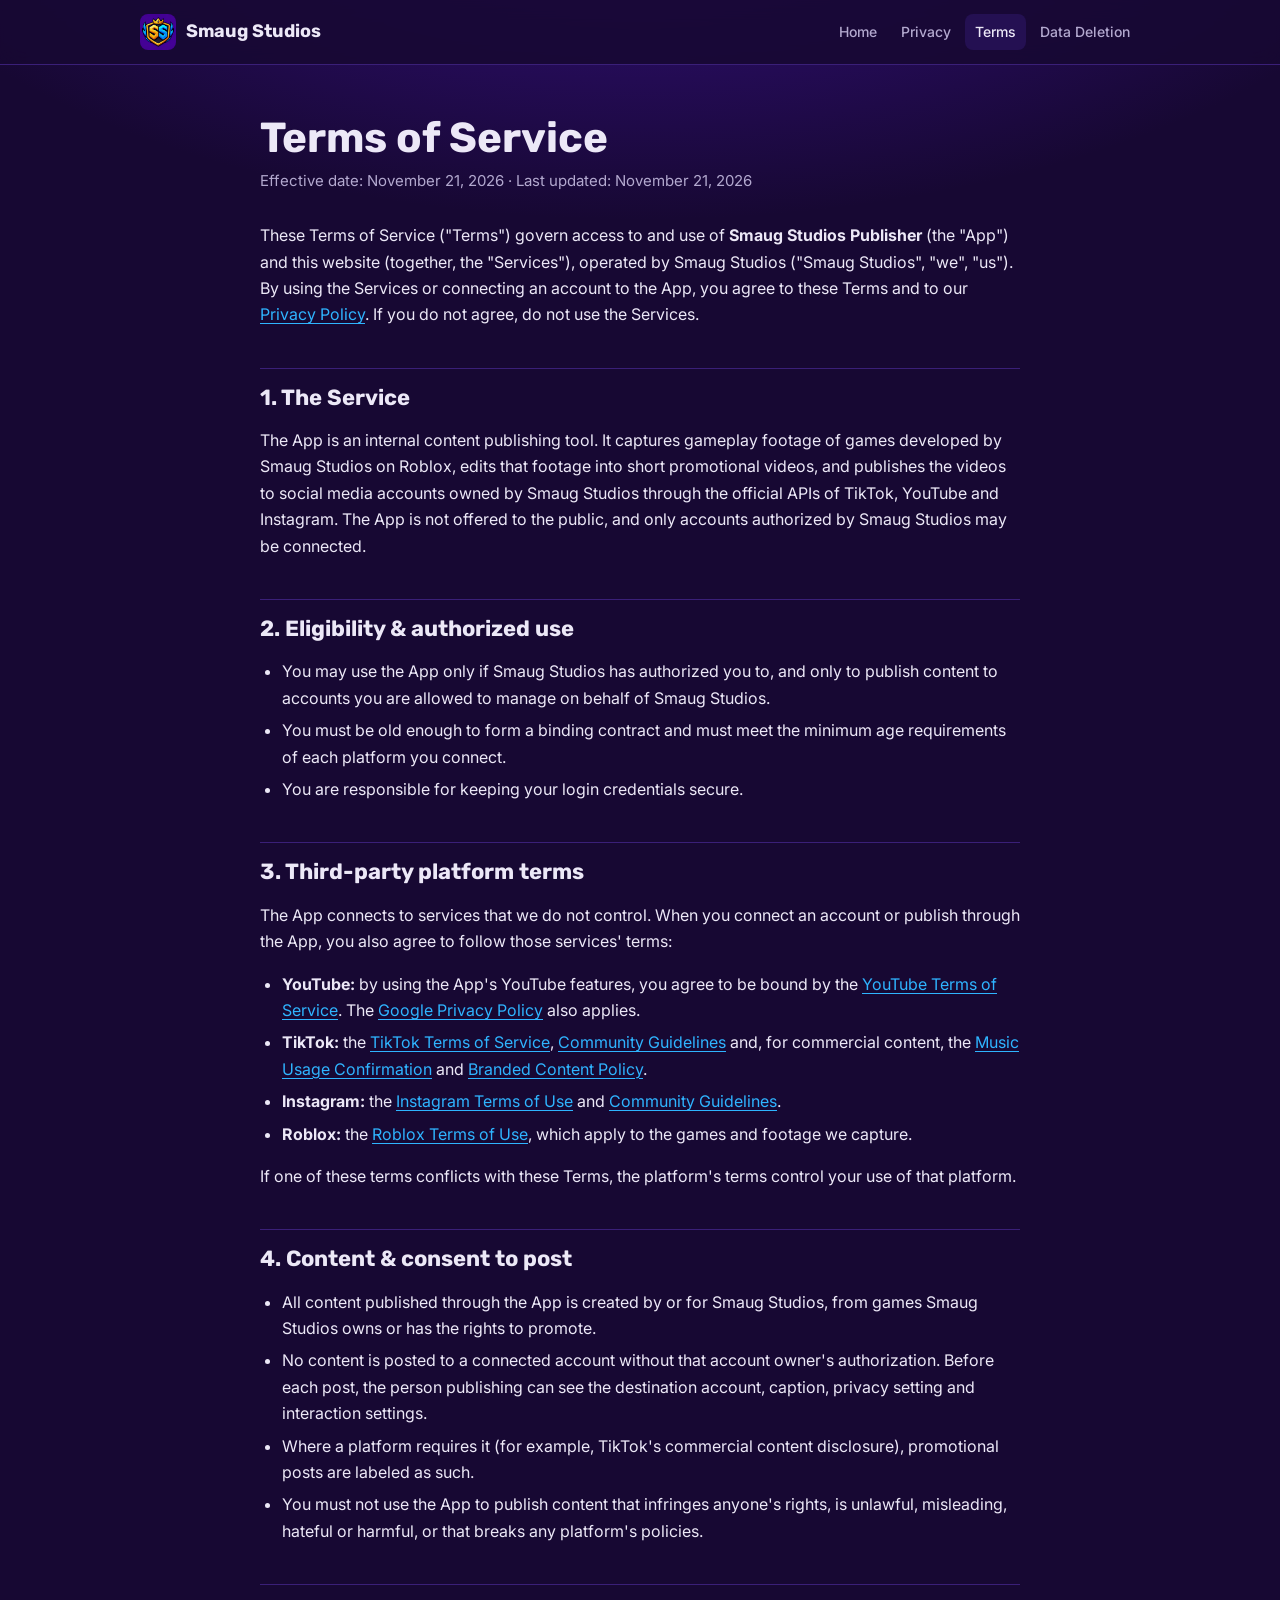
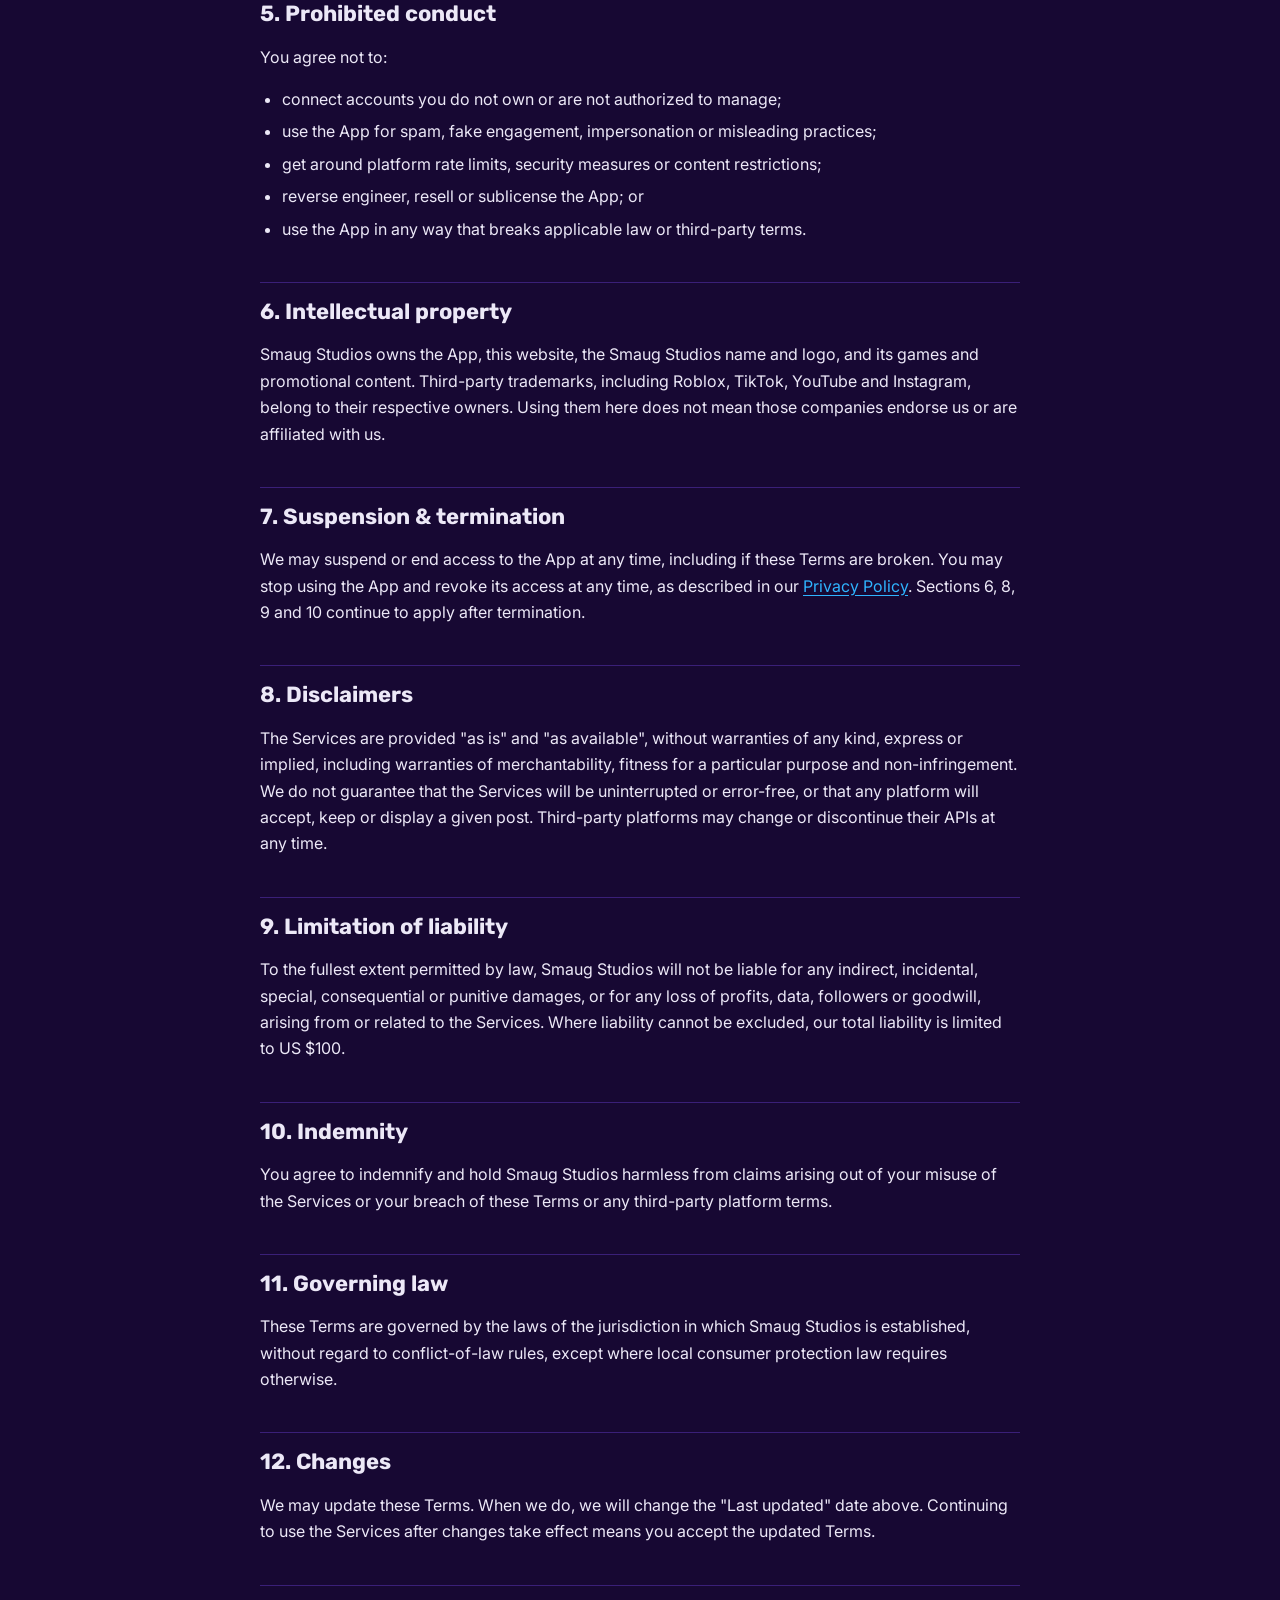
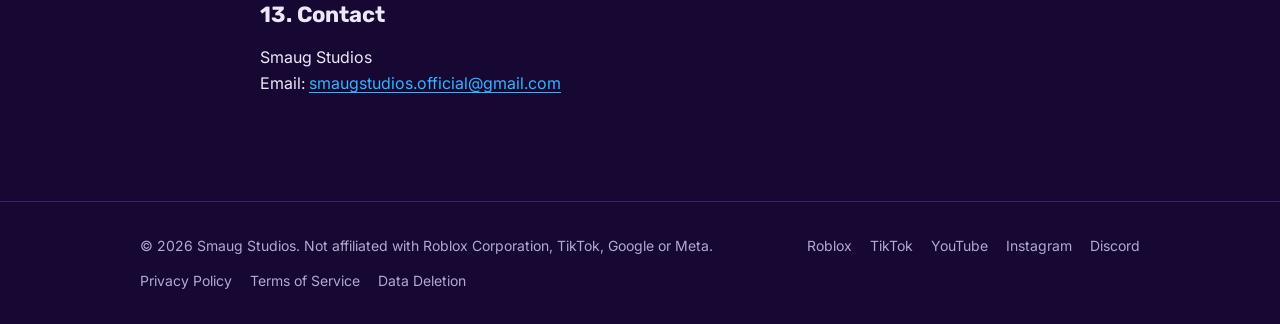
<file: terms.html>
<!doctype html>
<html lang="en">
<head>
  <meta charset="utf-8">
  <meta name="viewport" content="width=device-width, initial-scale=1">
  <title>Terms of Service – Smaug Studios</title>
  <meta name="description" content="Terms of Service for Smaug Studios Publisher.">
  <link rel="icon" type="image/png" href="assets/favicon.png">
  <link rel="apple-touch-icon" href="assets/apple-touch-icon.png">
  <link rel="preconnect" href="https://fonts.googleapis.com">
  <link rel="preconnect" href="https://fonts.gstatic.com" crossorigin>
  <link href="https://fonts.googleapis.com/css2?family=Inter:wght@400;500;600;700&family=Rubik:wght@600;700;800&display=swap" rel="stylesheet">
  <link rel="stylesheet" href="styles.css">
</head>
<body>
  <header class="site-header">
    <div class="wrap">
      <a class="brand" href="index.html"><img src="assets/logo.png" alt="">Smaug Studios</a>
      <nav class="nav" aria-label="Main">
        <a href="index.html">Home</a>
        <a href="privacy.html">Privacy</a>
        <a href="terms.html" aria-current="page">Terms</a>
        <a href="data-deletion.html">Data Deletion</a>
      </nav>
    </div>
  </header>

  <main class="doc">
    <div class="wrap">
      <h1>Terms of Service</h1>
      <p class="meta">Effective date: November 21, 2026 &middot; Last updated: November 21, 2026</p>

      <p>These Terms of Service ("Terms") govern access to and use of <strong>Smaug Studios Publisher</strong> (the "App") and this website (together, the "Services"), operated by Smaug Studios ("Smaug Studios", "we", "us"). By using the Services or connecting an account to the App, you agree to these Terms and to our <a href="privacy.html">Privacy Policy</a>. If you do not agree, do not use the Services.</p>

      <h2>1. The Service</h2>
      <p>The App is an internal content publishing tool. It captures gameplay footage of games developed by Smaug Studios on Roblox, edits that footage into short promotional videos, and publishes the videos to social media accounts owned by Smaug Studios through the official APIs of TikTok, YouTube and Instagram. The App is not offered to the public, and only accounts authorized by Smaug Studios may be connected.</p>

      <h2>2. Eligibility &amp; authorized use</h2>
      <ul>
        <li>You may use the App only if Smaug Studios has authorized you to, and only to publish content to accounts you are allowed to manage on behalf of Smaug Studios.</li>
        <li>You must be old enough to form a binding contract and must meet the minimum age requirements of each platform you connect.</li>
        <li>You are responsible for keeping your login credentials secure.</li>
      </ul>

      <h2>3. Third-party platform terms</h2>
      <p>The App connects to services that we do not control. When you connect an account or publish through the App, you also agree to follow those services' terms:</p>
      <ul>
        <li><strong>YouTube:</strong> by using the App's YouTube features, you agree to be bound by the <a href="https://www.youtube.com/t/terms" rel="noopener">YouTube Terms of Service</a>. The <a href="https://policies.google.com/privacy" rel="noopener">Google Privacy Policy</a> also applies.</li>
        <li><strong>TikTok:</strong> the <a href="https://www.tiktok.com/legal/terms-of-service" rel="noopener">TikTok Terms of Service</a>, <a href="https://www.tiktok.com/community-guidelines" rel="noopener">Community Guidelines</a> and, for commercial content, the <a href="https://www.tiktok.com/legal/page/global/music-usage-confirmation/en" rel="noopener">Music Usage Confirmation</a> and <a href="https://www.tiktok.com/legal/page/global/bc-policy/en" rel="noopener">Branded Content Policy</a>.</li>
        <li><strong>Instagram:</strong> the <a href="https://help.instagram.com/581066165581870" rel="noopener">Instagram Terms of Use</a> and <a href="https://help.instagram.com/477434105621119" rel="noopener">Community Guidelines</a>.</li>
        <li><strong>Roblox:</strong> the <a href="https://en.help.roblox.com/hc/en-us/articles/115004647846" rel="noopener">Roblox Terms of Use</a>, which apply to the games and footage we capture.</li>
      </ul>
      <p>If one of these terms conflicts with these Terms, the platform's terms control your use of that platform.</p>

      <h2>4. Content &amp; consent to post</h2>
      <ul>
        <li>All content published through the App is created by or for Smaug Studios, from games Smaug Studios owns or has the rights to promote.</li>
        <li>No content is posted to a connected account without that account owner's authorization. Before each post, the person publishing can see the destination account, caption, privacy setting and interaction settings.</li>
        <li>Where a platform requires it (for example, TikTok's commercial content disclosure), promotional posts are labeled as such.</li>
        <li>You must not use the App to publish content that infringes anyone's rights, is unlawful, misleading, hateful or harmful, or that breaks any platform's policies.</li>
      </ul>

      <h2>5. Prohibited conduct</h2>
      <p>You agree not to:</p>
      <ul>
        <li>connect accounts you do not own or are not authorized to manage;</li>
        <li>use the App for spam, fake engagement, impersonation or misleading practices;</li>
        <li>get around platform rate limits, security measures or content restrictions;</li>
        <li>reverse engineer, resell or sublicense the App; or</li>
        <li>use the App in any way that breaks applicable law or third-party terms.</li>
      </ul>

      <h2>6. Intellectual property</h2>
      <p>Smaug Studios owns the App, this website, the Smaug Studios name and logo, and its games and promotional content. Third-party trademarks, including Roblox, TikTok, YouTube and Instagram, belong to their respective owners. Using them here does not mean those companies endorse us or are affiliated with us.</p>

      <h2>7. Suspension &amp; termination</h2>
      <p>We may suspend or end access to the App at any time, including if these Terms are broken. You may stop using the App and revoke its access at any time, as described in our <a href="privacy.html#revoke">Privacy Policy</a>. Sections 6, 8, 9 and 10 continue to apply after termination.</p>

      <h2>8. Disclaimers</h2>
      <p>The Services are provided "as is" and "as available", without warranties of any kind, express or implied, including warranties of merchantability, fitness for a particular purpose and non-infringement. We do not guarantee that the Services will be uninterrupted or error-free, or that any platform will accept, keep or display a given post. Third-party platforms may change or discontinue their APIs at any time.</p>

      <h2>9. Limitation of liability</h2>
      <p>To the fullest extent permitted by law, Smaug Studios will not be liable for any indirect, incidental, special, consequential or punitive damages, or for any loss of profits, data, followers or goodwill, arising from or related to the Services. Where liability cannot be excluded, our total liability is limited to US $100.</p>

      <h2>10. Indemnity</h2>
      <p>You agree to indemnify and hold Smaug Studios harmless from claims arising out of your misuse of the Services or your breach of these Terms or any third-party platform terms.</p>

      <h2>11. Governing law</h2>
      <p>These Terms are governed by the laws of the jurisdiction in which Smaug Studios is established, without regard to conflict-of-law rules, except where local consumer protection law requires otherwise.</p>

      <h2>12. Changes</h2>
      <p>We may update these Terms. When we do, we will change the "Last updated" date above. Continuing to use the Services after changes take effect means you accept the updated Terms.</p>

      <h2>13. Contact</h2>
      <p>Smaug Studios<br>Email: <a href="mailto:smaugstudios.official@gmail.com">smaugstudios.official@gmail.com</a></p>
    </div>
  </main>

  <footer class="site-footer">
    <div class="wrap">
      <span>&copy; 2026 Smaug Studios. Not affiliated with Roblox Corporation, TikTok, Google or Meta.</span>
      <nav class="footer-social" aria-label="Social"><a href="/roblox/">Roblox</a><a href="/tiktok/">TikTok</a><a href="/youtube/">YouTube</a><a href="/instagram/">Instagram</a><a href="/discord/">Discord</a></nav>
      <nav aria-label="Legal">
        <a href="privacy.html">Privacy Policy</a>
        <a href="terms.html">Terms of Service</a>
        <a href="data-deletion.html">Data Deletion</a>
      </nav>
    </div>
  </footer>
</body>
</html>
</file>
<file: styles.css>
:root {
  --bg: #170833;
  --bg-2: #210c4a;
  --panel: #241052;
  --panel-border: #3a1f78;
  --text: #ece8f7;
  --muted: #b3a9cf;
  --gold: #f5b82e;
  --gold-deep: #d9901a;
  --blue: #2fb4ff;
  --purple: #4a0fa8;
  --radius: 14px;
  --maxw: 1040px;
}

* { box-sizing: border-box; }

html { -webkit-text-size-adjust: 100%; }

body {
  margin: 0;
  background:
    radial-gradient(1200px 600px at 50% -200px, #3b1192 0%, transparent 70%),
    var(--bg);
  background-repeat: no-repeat;
  min-height: 100vh;
  color: var(--text);
  font-family: "Inter", system-ui, -apple-system, "Segoe UI", Roboto, sans-serif;
  font-size: 16px;
  line-height: 1.65;
}

a { color: var(--blue); text-underline-offset: 3px; }
a:hover { color: #7fd0ff; }

.wrap { max-width: var(--maxw); margin: 0 auto; padding: 0 20px; }

/* Header */
.site-header {
  position: sticky; top: 0; z-index: 10;
  background: rgba(23, 8, 51, 0.88);
  backdrop-filter: blur(10px);
  border-bottom: 1px solid var(--panel-border);
}
.site-header .wrap {
  display: flex; align-items: center; justify-content: space-between;
  gap: 16px; height: 64px;
}
.brand {
  display: flex; align-items: center; gap: 10px;
  color: var(--text); text-decoration: none;
  font-family: "Rubik", "Inter", sans-serif; font-weight: 700; font-size: 18px;
  white-space: nowrap;
}
.brand img { width: 36px; height: 36px; border-radius: 8px; }
.brand:hover { color: var(--text); }
.nav { display: flex; gap: 4px; flex-wrap: wrap; justify-content: flex-end; }
.nav a {
  color: var(--muted); text-decoration: none; font-size: 14px; font-weight: 500;
  padding: 6px 10px; border-radius: 8px;
}
.nav a:hover, .nav a[aria-current="page"] { color: var(--text); background: var(--panel); }

/* Hero */
.hero { padding: 72px 0 48px; text-align: center; }
.hero-logo {
  width: 168px; height: 168px; border-radius: 32px;
  box-shadow: 0 20px 60px rgba(47, 180, 255, 0.18), 0 0 0 1px var(--panel-border);
}
h1, h2, h3 { font-family: "Rubik", "Inter", sans-serif; line-height: 1.2; }
.hero h1 { font-size: clamp(32px, 6vw, 52px); margin: 28px 0 12px; }
.hero h1 .gold { color: var(--gold); }
.hero h1 .blue { color: var(--blue); }
.hero p.lead { font-size: 19px; color: var(--muted); max-width: 680px; margin: 0 auto; }
.actions { display: flex; gap: 12px; justify-content: center; flex-wrap: wrap; margin-top: 28px; }
.btn {
  display: inline-block; padding: 11px 20px; border-radius: 10px;
  font-weight: 600; text-decoration: none; font-size: 15px;
}
.btn-gold { background: linear-gradient(180deg, var(--gold), var(--gold-deep)); color: #2a1300; }
.btn-gold:hover { color: #2a1300; filter: brightness(1.08); }
.btn-ghost { border: 1px solid var(--panel-border); color: var(--text); background: var(--panel); }
.btn-ghost:hover { color: var(--text); border-color: var(--blue); }

/* Sections */
section { padding: 40px 0; }
section > .wrap > h2 { font-size: 28px; margin: 0 0 8px; }
.section-sub { color: var(--muted); margin: 0 0 28px; max-width: 720px; }

.grid { display: grid; gap: 16px; grid-template-columns: repeat(auto-fit, minmax(230px, 1fr)); }
.card {
  background: var(--panel); border: 1px solid var(--panel-border);
  border-radius: var(--radius); padding: 22px;
}
.card h3 { margin: 0 0 8px; font-size: 18px; }
.card p { margin: 0; color: var(--muted); font-size: 15px; }
.step-num {
  display: inline-flex; align-items: center; justify-content: center;
  width: 32px; height: 32px; border-radius: 50%;
  background: var(--purple); color: var(--gold); font-weight: 700; margin-bottom: 12px;
}

.platforms { display: flex; flex-wrap: wrap; gap: 10px; }
.pill {
  padding: 6px 14px; border-radius: 999px; font-size: 14px; font-weight: 600;
  background: var(--bg-2); border: 1px solid var(--panel-border);
}

.callout {
  background: linear-gradient(135deg, rgba(74, 15, 168, 0.55), rgba(36, 16, 82, 0.9));
  border: 1px solid var(--panel-border); border-left: 4px solid var(--gold);
  border-radius: var(--radius); padding: 22px 24px;
}
.callout p { margin: 0 0 10px; }
.callout p:last-child { margin-bottom: 0; }

/* Legal documents */
.doc { padding: 48px 0 64px; }
.doc .wrap { max-width: 800px; }
.doc h1 { font-size: clamp(30px, 5vw, 42px); margin: 0 0 6px; }
.doc .meta { color: var(--muted); margin: 0 0 28px; font-size: 15px; }
.doc h2 {
  font-size: 22px; margin: 40px 0 10px; padding-top: 16px;
  border-top: 1px solid var(--panel-border);
}
.doc h3 { font-size: 17px; margin: 24px 0 6px; color: var(--gold); }
.doc ul, .doc ol { padding-left: 22px; }
.doc li { margin: 6px 0; }
.toc {
  background: var(--panel); border: 1px solid var(--panel-border);
  border-radius: var(--radius); padding: 16px 22px; margin-bottom: 8px;
}
.toc strong { display: block; margin-bottom: 4px; }
.toc ol { margin: 0; columns: 2; column-gap: 32px; }
.toc li { margin: 3px 0; break-inside: avoid; }

.table-wrap { overflow-x: auto; margin: 12px 0; }
table { width: 100%; border-collapse: collapse; font-size: 15px; min-width: 520px; }
th, td { text-align: left; padding: 10px 12px; border-bottom: 1px solid var(--panel-border); vertical-align: top; }
th { color: var(--gold); font-weight: 600; background: var(--bg-2); }

code {
  background: var(--bg-2); border: 1px solid var(--panel-border);
  padding: 1px 6px; border-radius: 6px; font-size: 0.9em;
}

/* Footer */
.site-footer { border-top: 1px solid var(--panel-border); padding: 32px 0; margin-top: 24px; }
.site-footer .wrap {
  display: flex; flex-wrap: wrap; gap: 16px; justify-content: space-between; align-items: center;
  color: var(--muted); font-size: 14px;
}
.site-footer nav { display: flex; flex-wrap: wrap; gap: 18px; }
.site-footer a { color: var(--muted); text-decoration: none; }
.site-footer a:hover { color: var(--text); }

@media (max-width: 640px) {
  .site-header .wrap { height: auto; padding-top: 10px; padding-bottom: 10px; flex-direction: column; gap: 6px; }
  .nav a { padding: 4px 8px; font-size: 13px; }
  .hero { padding: 48px 0 32px; }
  .hero-logo { width: 128px; height: 128px; border-radius: 26px; }
  .toc ol { columns: 1; }
  .wrap { padding: 0 16px; }
}

/* Socials */
.socials { display: grid; gap: 12px; grid-template-columns: repeat(auto-fit, minmax(180px, 1fr)); }
.social {
  display: flex; flex-direction: column; gap: 2px;
  background: var(--panel); border: 1px solid var(--panel-border); border-radius: var(--radius);
  padding: 16px 18px; text-decoration: none; transition: border-color .15s, transform .15s;
}
.social:hover { border-color: var(--gold); transform: translateY(-2px); }
.social-name { color: var(--text); font-weight: 700; font-family: "Rubik", "Inter", sans-serif; font-size: 17px; }
.social-handle { color: var(--muted); font-size: 14px; overflow-wrap: anywhere; }
.footer-social { display: flex; flex-wrap: wrap; gap: 14px; }
.site-footer .wrap { row-gap: 12px; }
</file>
